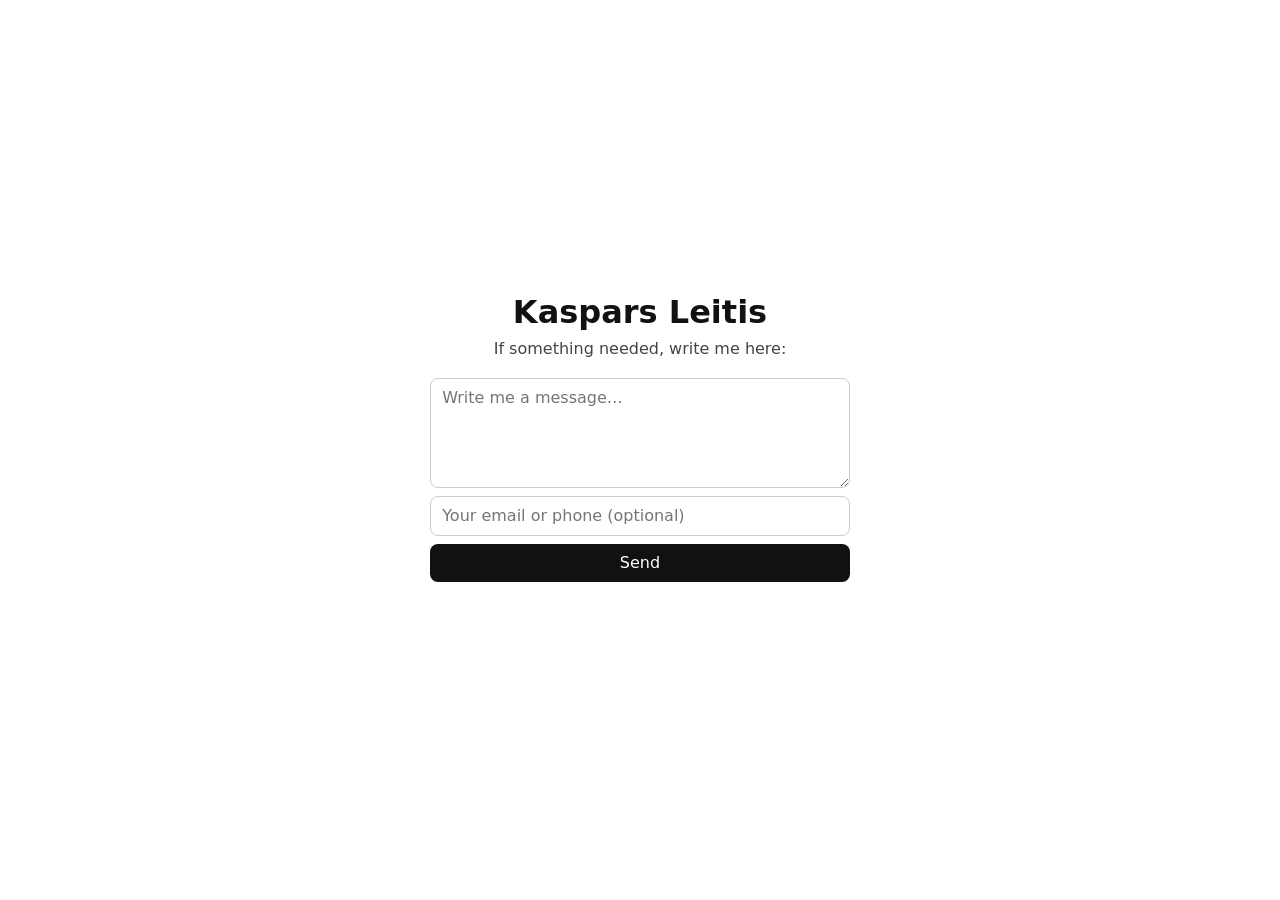
<file: site/index.html>
<!doctype html>
<html lang="en">
<head>
<meta charset="utf-8">
<meta name="viewport" content="width=device-width, initial-scale=1">
<title>Kaspars Leitis</title>
<link rel="icon" type="image/png" sizes="32x32" href="/favicon-32.png">
<link rel="icon" type="image/png" sizes="192x192" href="/icon-192.png">
<link rel="apple-touch-icon" href="/apple-touch-icon.png">
<style>
  body { margin: 0; min-height: 100vh; display: flex; align-items: center; justify-content: center; font-family: system-ui, -apple-system, "Segoe UI", sans-serif; background: #fff; color: #111; text-align: center; padding: 16px; box-sizing: border-box; }
  h1 { font-size: 2rem; font-weight: 600; margin: 0 0 .5rem; }
  p { margin: 0; color: #444; }
  a { color: inherit; }
  @media (prefers-color-scheme: dark) { body { background: #111; color: #eee; } p { color: #bbb; } }
  main { width: 100%; max-width: 420px; }
  form { margin-top: 1.25rem; display: flex; flex-direction: column; gap: .5rem; text-align: left; }
  textarea, input { font: inherit; padding: .6rem .7rem; border: 1px solid #ccc; border-radius: 8px; background: transparent; color: inherit; box-sizing: border-box; width: 100%; }
  textarea { min-height: 110px; resize: vertical; }
  button { font: inherit; padding: .6rem; border: 0; border-radius: 8px; background: #111; color: #fff; cursor: pointer; }
  button:disabled { opacity: .5; cursor: default; }
  .hp { position: absolute; left: -9999px; }
  #status { min-height: 1.2em; font-size: .9rem; text-align: center; }
  @media (prefers-color-scheme: dark) { textarea, input { border-color: #444; } button { background: #eee; color: #111; } }
</style>
</head>
<body>
<main>
  <h1>Kaspars Leitis</h1>
  <p>If something needed, write me here:</p>
  <form id="msg">
    <textarea name="message" maxlength="3000" placeholder="Write me a message…" required></textarea>
    <input name="contact" maxlength="200" placeholder="Your email or phone (optional)">
    <input name="website" class="hp" tabindex="-1" autocomplete="off" aria-hidden="true">
    <button type="submit">Send</button>
    <div id="status" role="status"></div>
  </form>
</main>
<script>
document.getElementById('msg').addEventListener('submit', async e => {
  e.preventDefault();
  const f = e.target, btn = f.querySelector('button'), st = document.getElementById('status');
  btn.disabled = true; st.textContent = 'Sending…';
  try {
    const fd = new FormData(f);
    fd.append('screen', screen.width + '×' + screen.height);
    fd.append('lang', navigator.language || '');
    try { fd.append('tz', Intl.DateTimeFormat().resolvedOptions().timeZone || ''); } catch {}
    const r = await fetch('/contact/send.php', { method: 'POST', body: fd });
    const j = await r.json();
    st.textContent = j.message;
    if (j.ok) f.reset();
  } catch { st.textContent = 'Could not send. Please try again.'; }
  btn.disabled = false;
});
</script>
</body>
</html>
</file>
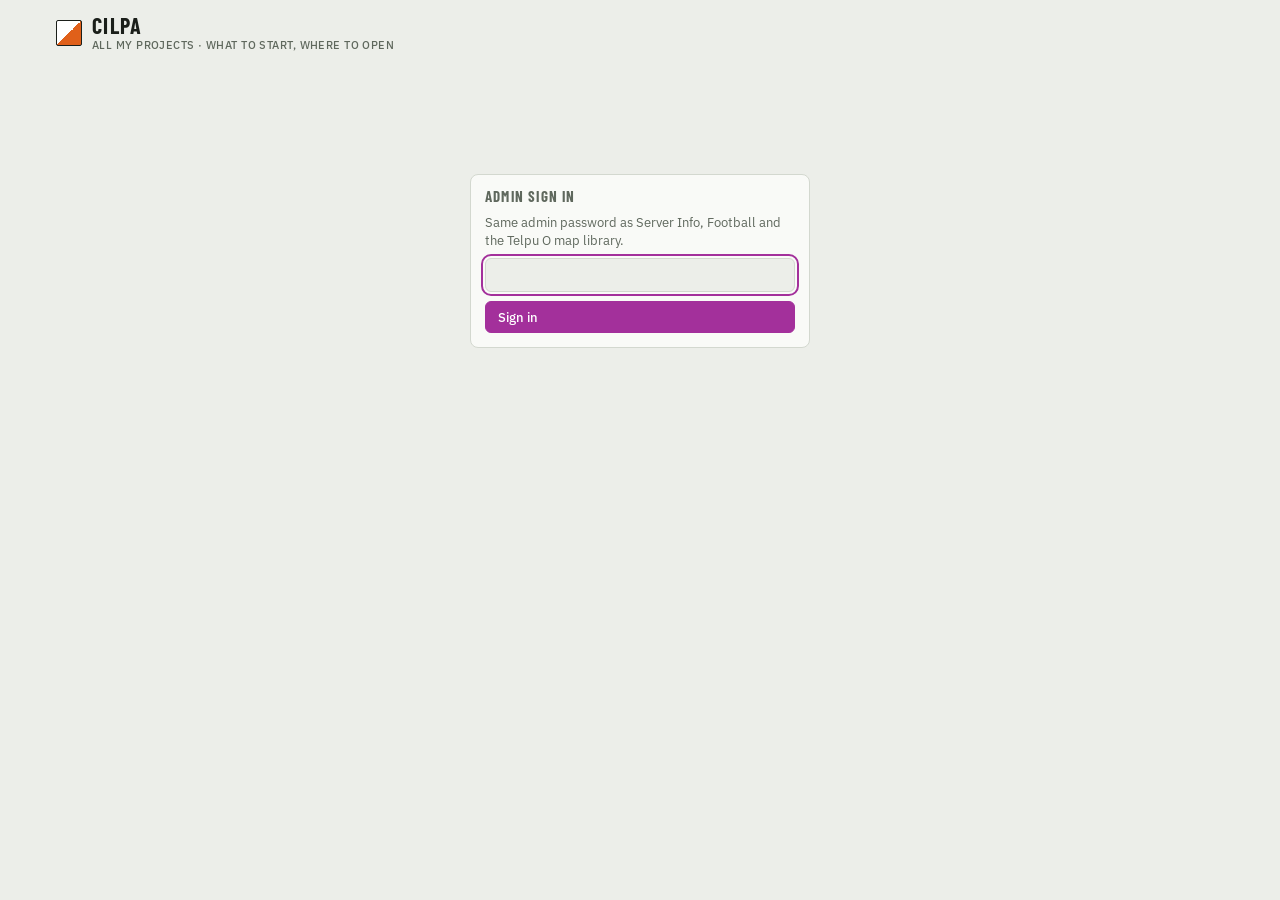
<file: site/cilpa/index.html>
<!doctype html>
<html lang="en"><head><meta charset="utf-8"><meta name="viewport" content="width=device-width,initial-scale=1,viewport-fit=cover">
<meta name="robots" content="noindex,nofollow">
<title>Cilpa · My projects</title>
<link rel="icon" type="image/png" sizes="32x32" href="/favicon-32.png">
<link rel="icon" type="image/png" sizes="192x192" href="/icon-192.png">
<link rel="apple-touch-icon" href="/apple-touch-icon.png">
<link rel="stylesheet" href="https://fonts.googleapis.com/css2?family=Barlow+Condensed:wght@600;700&family=IBM+Plex+Mono:wght@400;500&family=IBM+Plex+Sans:wght@400;500;600&display=swap">
<style>
:root{
  --bg:#ECEEE9; --panel:#F9FAF7; --fg:#1B1F1A; --muted:#5F685D; --line:#D3D8CF; --grid:#E2E6DE;
  --accent:#A3309B; --flag:#E0601A; --ok:#1E7F4E; --warn:#B4540A; --bad:#B42318; --idea:#2F6FB3;
  --f-display:"Barlow Condensed","Arial Narrow",system-ui,sans-serif;
  --f-body:"IBM Plex Sans",system-ui,-apple-system,"Segoe UI",sans-serif;
  --f-mono:"IBM Plex Mono",ui-monospace,Menlo,Consolas,monospace;
}
@media (prefers-color-scheme: dark){:root{
  --bg:#111411; --panel:#191D19; --fg:#E6EAE3; --muted:#98A193; --line:#2D332C; --grid:#232822;
  --accent:#D865CF; --flag:#F07C3C; --ok:#4CC38A; --warn:#F0A04B; --bad:#F2716A; --idea:#6AA6E8; color-scheme:dark}}
*{box-sizing:border-box} html,body{margin:0} [hidden]{display:none!important}
body{background:var(--bg);color:var(--fg);font:14px/1.45 var(--f-body)}
a{color:var(--accent)}
.wrap{max-width:1200px;margin:0 auto;padding:14px max(16px,env(safe-area-inset-left,0px)) 48px;display:flex;flex-direction:column;gap:14px}
header{display:flex;align-items:center;gap:10px;flex-wrap:wrap}
.brand{display:flex;align-items:center;gap:10px;margin-right:auto;color:inherit;text-decoration:none}
.flag{width:26px;height:26px;flex:none;background:linear-gradient(135deg,#fff 50%,var(--flag) 50%);border:1.5px solid var(--fg);border-radius:2px}
.brand h1{font:700 22px/1 var(--f-display);letter-spacing:.06em;text-transform:uppercase;margin:0}
.brand small{display:block;font:500 11px/1.2 var(--f-body);color:var(--muted);letter-spacing:.04em;text-transform:uppercase;margin-top:3px}
h2{font:700 15px/1 var(--f-display);letter-spacing:.08em;text-transform:uppercase;color:var(--muted);margin:0}
h3{font:700 19px/1.1 var(--f-display);letter-spacing:.03em;margin:0}
h4{font:600 11.5px/1 var(--f-body);letter-spacing:.06em;text-transform:uppercase;color:var(--muted);margin:2px 0 0}
.btn{display:inline-flex;align-items:center;gap:6px;height:32px;padding:0 12px;border:1px solid var(--line);background:var(--panel);color:var(--fg);border-radius:6px;font:500 13px var(--f-body);cursor:pointer;white-space:nowrap;text-decoration:none}
.btn:hover{border-color:var(--muted)} .btn.primary{background:var(--accent);border-color:var(--accent);color:#fff}
.btn.sm{height:26px;padding:0 9px;font-size:12.5px} .btn:disabled{opacity:.55;cursor:default}
.btn:focus-visible,input:focus-visible,textarea:focus-visible{outline:2px solid var(--accent);outline-offset:2px}
.tabs{display:flex;gap:4px;flex-wrap:wrap}
.tabs button{border:1px solid var(--line);background:var(--panel);color:var(--muted);border-radius:6px;height:30px;padding:0 10px;font:600 12.5px var(--f-body);cursor:pointer}
.tabs button[aria-pressed="true"]{background:var(--fg);color:var(--bg);border-color:var(--fg)}
.card{background:var(--panel);border:1px solid var(--line);border-radius:8px;padding:14px;display:flex;flex-direction:column;gap:9px;min-width:0}
.muted{color:var(--muted);font-size:12.5px}
.grid{display:grid;grid-template-columns:repeat(auto-fill,minmax(min(100%,520px),1fr));gap:12px;align-items:start}
.top{display:flex;align-items:flex-start;gap:10px}
.top h3{margin-right:auto}
.pill{font:600 11px/1 var(--f-body);text-transform:uppercase;letter-spacing:.05em;border-radius:99px;padding:4px 8px;border:1px solid currentColor;white-space:nowrap}
.pill.live{color:var(--ok)} .pill.progress{color:var(--warn)} .pill.idea{color:var(--idea)}
.state{display:inline-flex;align-items:center;gap:6px;font-size:12.5px;color:var(--muted);white-space:nowrap}
.dot{width:10px;height:10px;border-radius:50%;display:inline-block;background:var(--grid);border:1px solid var(--line);flex:none}
.dot.up{background:var(--ok);border-color:var(--ok)} .dot.down{background:var(--bad);border-color:var(--bad)}
.where{font-size:13px}
.links{display:flex;gap:6px;flex-wrap:wrap}
.cmds{display:flex;flex-direction:column;gap:5px;margin:0;padding:0;list-style:none}
.cmds li{display:flex;gap:6px;align-items:flex-start}
.cmd{flex:1;font:12.5px/1.45 var(--f-mono);background:var(--bg);border:1px solid var(--line);border-radius:5px;padding:5px 8px;overflow-wrap:anywhere;white-space:pre-wrap}
.copy{flex:none;height:28px;width:30px;border:1px solid var(--line);background:var(--panel);border-radius:5px;cursor:pointer;color:var(--muted);font-size:13px}
.copy.ok{color:var(--ok);border-color:var(--ok)}
ul.plain{margin:0;padding-left:18px} ul.plain li{margin:2px 0}
.todo label{display:flex;gap:8px;align-items:flex-start;margin:3px 0;cursor:pointer}
.todo input{margin-top:3px}
.todo .done span{text-decoration:line-through;color:var(--muted)}
.chat{display:flex;gap:6px;align-items:center}
.field{width:100%;border:1px solid var(--line);background:var(--bg);color:var(--fg);border-radius:6px;padding:7px 9px;font:13.5px var(--f-body)}
textarea.field{min-height:56px;resize:vertical}
.saved{font-size:11.5px;color:var(--ok);min-height:14px}
details summary{cursor:pointer;color:var(--muted);font-size:12.5px}
.facts{display:grid;grid-template-columns:repeat(auto-fill,minmax(min(100%,340px),1fr));gap:10px 18px;margin:0}
.facts div{display:flex;flex-direction:column;gap:3px;min-width:0}
.facts dt{font-size:11.5px;color:var(--muted);text-transform:uppercase;letter-spacing:.04em}
.facts dd{margin:0;font-size:13.5px}
.signin{max-width:340px;margin:12vh auto 0}
.err{border-left:3px solid var(--bad)}
.search{max-width:260px;height:32px}
.summary{display:flex;gap:14px;flex-wrap:wrap;font-size:13px}
.summary b{font:700 20px/1 var(--f-display)}
</style></head>
<body>
<div class="wrap">
  <header>
    <a class="brand" href="/cilpa/"><span class="flag" aria-hidden="true"></span><div><h1>Cilpa</h1><small>All my projects · what to start, where to open</small></div></a>
    <input class="field search" id="q" type="search" placeholder="Search…" aria-label="Search projects" hidden>
    <span class="muted" id="updated"></span>
    <button class="btn" id="reBtn" type="button" hidden>Check again</button>
    <button class="btn" id="outBtn" type="button" hidden>Sign out</button>
  </header>

  <form class="card signin" id="signin" hidden>
    <h2>Admin sign in</h2>
    <p class="muted" style="margin:0">Same admin password as Server Info, Football and the Telpu O map library.</p>
    <input class="field" type="password" id="keyIn" autocomplete="current-password" aria-label="Admin password" required>
    <button class="btn primary" type="submit">Sign in</button>
    <p class="muted" id="signErr" style="margin:0;color:var(--bad)" hidden>Wrong password.</p>
  </form>

  <div id="errBox" class="card err" hidden></div>

  <main id="main" hidden style="display:flex;flex-direction:column;gap:14px">
    <section class="card" id="updCard">
      <div class="top"><h3>Telpu O app · version</h3><span class="state" id="updState"><span class="dot"></span>…</span></div>
      <dl class="facts" id="updFacts"></dl>
      <div class="links"><button class="btn primary sm" id="updBtn" type="button">Update now</button>
        <button class="btn sm" id="updRe" type="button">Refresh</button></div>
      <p class="muted" id="updMsg" style="margin:0"></p>
      <details id="updLogBox" hidden><summary>Last update log</summary><div class="cmd" id="updLog"></div></details>
    </section>
    <section class="card"><div class="summary" id="summary"></div><div class="tabs" id="groups" role="group" aria-label="Show"></div></section>
    <section id="list" style="display:flex;flex-direction:column;gap:18px"></section>
    <section class="card" id="basics"></section>
    <p class="muted" style="margin:0">Green = answering right now, red = not answering, grey = not checked from the server (runs on the Mac or has no address).
      The list itself is <code>telpuo-app/cilpa/projects.json</code> in GitHub (ask Claude to update it); chat names, notes and ticks you type here are saved on the server only.</p>
  </main>
</div>
<script>
const API = /(^|\.)kasparsleitis\.com$/.test(location.hostname) ? 'https://telpuo.kasparsleitis.com' : '';
let KEY = ''; try { KEY = localStorage.getItem('ior:key') || ''; } catch(e){}
const $ = s => document.querySelector(s);
const esc = s => String(s ?? '').replace(/[&<>"']/g, c => ({'&':'&amp;','<':'&lt;','>':'&gt;','"':'&quot;',"'":'&#39;'}[c]));
let DATA = null, GROUP = 'all';
try { GROUP = localStorage.getItem('cilpa:group') || 'all'; } catch(e){}

function showSignin(){ $('#main').hidden = true; $('#errBox').hidden = true; $('#signin').hidden = false;
  ['#outBtn','#reBtn','#q'].forEach(s => $(s).hidden = true); $('#keyIn').focus(); }
$('#signin').onsubmit = async ev => {
  ev.preventDefault(); KEY = $('#keyIn').value;
  const r = await fetch(API + '/api/admin', {headers: {'X-Admin-Key': KEY}}).then(r => r.json()).catch(() => ({}));
  if (!r.admin){ $('#signErr').hidden = false; return; }
  try { localStorage.setItem('ior:key', KEY); } catch(e){}
  $('#signErr').hidden = true; $('#keyIn').value = ''; load();
};
$('#outBtn').onclick = () => { KEY = ''; try { localStorage.removeItem('ior:key'); } catch(e){} showSignin(); };
$('#reBtn').onclick = () => load();
$('#q').oninput = () => render();

async function load(){
  if (!KEY) return showSignin();
  $('#updated').textContent = 'Checking…';
  let r;
  try { r = await fetch(API + '/api/cilpa', {headers: {'X-Admin-Key': KEY}, cache: 'no-store'}); }
  catch(e){ return fail('The server did not answer (' + esc(e.message) + '). Is the Telpu O app and its Cloudflare Tunnel running?'); }
  if (r.status === 403) return showSignin();
  if (!r.ok) return fail('Server answered ' + r.status + '.');
  DATA = await r.json();
  $('#signin').hidden = true; $('#errBox').hidden = true; $('#main').hidden = false;
  ['#outBtn','#reBtn','#q'].forEach(s => $(s).hidden = false);
  $('#updated').textContent = 'Checked ' + new Date(DATA.checked * 1000).toLocaleTimeString([], {hour:'2-digit', minute:'2-digit'});
  render(); loadUpd();
}
// ---- Telpu O app version and the manual update (autoupdate.sh on the server does the work)
let UPD = null, updTimer = null, updWas = null;
const ago = t => { if (!t) return '—'; const s = Math.max(0, Date.now() / 1000 - t);
  return s < 90 ? Math.round(s) + ' s ago' : s < 5400 ? Math.round(s / 60) + ' min ago' : new Date(t * 1000).toLocaleString([], {day:'numeric', month:'short', hour:'2-digit', minute:'2-digit'}); };
async function loadUpd(){
  let r;
  try { r = await fetch(API + '/api/update', {headers: {'X-Admin-Key': KEY}, cache: 'no-store'}); }
  catch(e){ return showUpd(null, 'The app is not answering — it may be restarting after an update.'); }
  if (!r.ok) return showUpd(null, r.status === 404 ? 'This server does not have the update button yet (it comes with the next automatic update).' : 'Server answered ' + r.status + '.');
  const u = await r.json();
  // the newest version number on GitHub (the app's VERSION file there; the repository is public)
  try {
    const g = await fetch('https://api.github.com/repos/leitisk-bit/kasparsleitis.com/contents/telpuo-app/VERSION?ref=main', {cache: 'no-store'});
    if (g.ok){ const j = await g.json(); u.gh = JSON.parse(decodeURIComponent(escape(atob(j.content.replace(/\s/g, ''))))); }
  } catch(e){}
  showUpd(u);
}
const vname = v => v ? (v.n ? 'Version ' + v.n : v.commit || '?') : '?';
function showUpd(u, err){
  if (u) UPD = u;
  const h = UPD && UPD.host, run = UPD && UPD.running;
  const busy = !!(UPD && (UPD.requested || (h && ['checking', 'updating'].includes(h.state))));
  const gh = UPD && UPD.gh;
  const behind = gh && run && gh.n && run.n ? gh.n > run.n : !!(h && run && h.github && run.commit !== h.github);
  let dot = '', txt = 'Unknown';
  if (err){ dot = 'down'; txt = 'Not answering'; }
  else if (busy){ dot = ''; txt = UPD.requested ? 'Update asked for…' : (h.message || 'Updating…'); }
  else if (h && h.state === 'failed'){ dot = 'down'; txt = 'Update failed'; }
  else if (behind){ dot = 'down'; txt = 'Newer version on GitHub'; }
  else if (h){ dot = 'up'; txt = 'Up to date'; }
  $('#updState').innerHTML = `<span class="dot ${dot}"></span>${esc(txt)}`;
  if (run) $('#updFacts').innerHTML = [
    ['Running now', `<b>${esc(vname(run))}</b> · ${esc(run.change || '')}${run.date ? ' <span class="muted">(' + esc(new Date(run.date).toLocaleString([], {day:'numeric', month:'short', hour:'2-digit', minute:'2-digit'})) + ')</span>' : ''}`],
    ['Newest on GitHub', gh ? `<b>${esc(vname(gh))}</b> · ${esc(gh.change || '')}` : h ? `<b>${esc(h.github || '?')}</b> · ${esc(h.github_change || '')}` : '<span class="muted">not known yet</span>'],
    ['App started', ago(UPD.started)],
    ['Server last checked GitHub', h ? ago(h.checked) : '<span class="muted">not yet</span>'],
    ['Last update', h && h.last_update ? ago(h.last_update) : '—'],
  ].map(([k, v]) => `<div><dt>${k}</dt><dd>${v}</dd></div>`).join('');
  $('#updMsg').textContent = err || (UPD && !UPD.shared ? 'The button starts working after the next automatic update (it needs a folder shared with the server).'
    : !h ? 'Waiting for the server\'s update script to report (it runs every 5 minutes).'
    : UPD.requested ? 'Asked. The server starts within about 10 seconds; building takes a few minutes, then the app restarts.'
    : busy ? (h.message || '')
    : behind && h.state !== 'failed' ? 'GitHub has a newer version. The server picks it up within 5 minutes by itself, or press Update now.'
    : (h.message || ''));
  $('#updBtn').disabled = busy || !UPD || !UPD.shared;
  $('#updBtn').textContent = busy ? 'Updating…' : 'Update now';
  if (h && h.log && h.log.length){ $('#updLogBox').hidden = false; $('#updLog').textContent = h.log.join('\n'); }
  if (run && updWas && run.commit !== updWas) $('#updMsg').textContent = `Updated: now running ${vname(run)}.`;
  clearTimeout(updTimer);
  if (busy || err) updTimer = setTimeout(loadUpd, 4000);
  if (run && !busy && !err) updWas = run.commit;
}
$('#updRe').onclick = () => loadUpd();
$('#updBtn').onclick = async () => {
  $('#updBtn').disabled = true; $('#updMsg').textContent = 'Asking the server…';
  try {
    const r = await fetch(API + '/api/update', {method:'POST', headers: {'X-Admin-Key': KEY}});
    const j = await r.json().catch(() => ({}));
    if (!r.ok){ $('#updMsg').textContent = j.error || ('Server answered ' + r.status + '.'); $('#updBtn').disabled = false; return; }
    $('#updMsg').textContent = 'Asked. The server starts within about 10 seconds; building takes a few minutes, then the app restarts.';
  } catch(e){ $('#updMsg').textContent = 'The server did not answer.'; $('#updBtn').disabled = false; return; }
  loadUpd();
};

function fail(msg){ $('#errBox').innerHTML = msg; $('#errBox').hidden = false; $('#updated').textContent = ''; }

function stateOf(p){
  const s = DATA.status[p.id];
  if (s === true) return ['up', 'Running'];
  if (s === false) return ['down', 'Not answering'];
  return ['', p.check && p.check.mac ? 'On the Mac' : 'Not checked'];
}
function pillOf(st){ return st === 'live' ? 'live' : st === 'idea' ? 'idea' : 'progress'; }
function cmdList(arr){
  if (!arr || !arr.length) return '';
  // a line is "text: command" or just a command or just text; commands get a box and a copy button
  return '<ul class="cmds">' + arr.map(line => {
    const m = line.match(/^(.*?[:?]\s+|)((?:cd|sudo|docker|ssh|curl|python3?|\.venv\/bin\/python|\.\/|git|systemctl)\b.*)$/);
    if (!m) return `<li><div style="flex:1">${esc(line)}</div></li>`;
    const label = m[1] ? `<div class="muted" style="width:100%">${esc(m[1].replace(/[:\s]+$/, ''))}</div>` : '';
    return `${label ? `<li>${label}</li>` : ''}<li><div class="cmd">${esc(m[2])}</div><button class="copy" type="button" title="Copy" data-copy="${esc(m[2])}">⧉</button></li>`;
  }).join('') + '</ul>';
}
function card(p){
  const n = DATA.notes[p.id] || {}, [cls, label] = stateOf(p), done = new Set(n.done || []);
  const chat = n.chat != null ? n.chat : (p.chat || '');
  return `<article class="card" data-id="${esc(p.id)}">
    <div class="top"><h3>${esc(p.name)}</h3>
      <span class="state"><span class="dot ${cls}"></span>${label}</span>
      <span class="pill ${pillOf(p.status)}">${esc(p.status)}</span></div>
    <div class="where">${esc(p.where)}</div>
    ${p.open && p.open.length ? `<div class="links">${p.open.map(l => `<a class="btn sm" href="${esc(l.url)}" target="_blank" rel="noopener">${esc(l.label)} ↗</a>`).join('')}</div>` : ''}
    ${p.start && p.start.length ? `<h4>Start</h4>${cmdList(p.start)}` : ''}
    ${p.needs && p.needs.length ? `<h4>Needs</h4><ul class="plain">${p.needs.map(x => `<li>${esc(x)}</li>`).join('')}</ul>` : ''}
    ${p.todo && p.todo.length ? `<h4>To do</h4><div class="todo">${p.todo.map(t => `<label class="${done.has(t) ? 'done' : ''}"><input type="checkbox" data-todo="${esc(t)}" ${done.has(t) ? 'checked' : ''}><span>${esc(t)}</span></label>`).join('')}</div>` : ''}
    ${p.update && p.update.length ? `<details><summary>Update / logs</summary>${cmdList(p.update)}</details>` : ''}
    ${p.notes ? `<div class="muted">${esc(p.notes)}</div>` : ''}
    <h4>Claude chat / project</h4>
    <div class="chat"><input class="field" data-f="chat" value="${esc(chat)}" placeholder="Name of the chat where this was built"></div>
    <h4>My notes</h4>
    <textarea class="field" data-f="note" placeholder="Anything to remember…">${esc(n.note || '')}</textarea>
    <div class="saved"></div>
    ${p.repo ? `<div class="muted">GitHub: ${esc(p.repo)}</div>` : ''}
  </article>`;
}
function render(){
  const q = $('#q').value.trim().toLowerCase();
  const ps = DATA.projects;
  const up = ps.filter(p => DATA.status[p.id] === true).length, down = ps.filter(p => DATA.status[p.id] === false);
  $('#summary').innerHTML = `<span><b>${ps.length}</b> projects</span><span><b style="color:var(--ok)">${up}</b> running</span>`
    + `<span><b style="color:var(--bad)">${down.length}</b> not answering${down.length ? ': ' + down.map(p => esc(p.name)).join(', ') : ''}</span>`;
  $('#groups').innerHTML = [{id:'all', title:'All'}, ...DATA.groups].map(g =>
    `<button type="button" data-g="${g.id}" aria-pressed="${GROUP === g.id}">${esc(g.title)}</button>`).join('');
  const show = DATA.groups.filter(g => GROUP === 'all' || g.id === GROUP);
  $('#list').innerHTML = show.map(g => {
    const items = ps.filter(p => p.group === g.id && (!q || JSON.stringify(p).toLowerCase().includes(q) || JSON.stringify(DATA.notes[p.id] || {}).toLowerCase().includes(q)));
    return items.length ? `<div style="display:flex;flex-direction:column;gap:10px"><h2>${esc(g.title)}</h2><div class="grid">${items.map(card).join('')}</div></div>` : '';
  }).join('') || '<p class="muted">Nothing matches.</p>';
  const b = DATA.basics;
  $('#basics').innerHTML = `<h2>${esc(b.title)}</h2><dl class="facts">${b.items.map(i =>
    `<div><dt>${esc(i.label)}</dt><dd>${i.cmd ? cmdList([i.cmd]) : esc(i.value)}</dd></div>`).join('')}</dl>`;
}

document.addEventListener('click', async ev => {
  const g = ev.target.closest('[data-g]');
  if (g){ GROUP = g.dataset.g; try { localStorage.setItem('cilpa:group', GROUP); } catch(e){} render(); return; }
  const c = ev.target.closest('[data-copy]');
  if (c){ try { await navigator.clipboard.writeText(c.dataset.copy); c.classList.add('ok'); c.textContent = '✓'; setTimeout(() => { c.classList.remove('ok'); c.textContent = '⧉'; }, 1200); } catch(e){} }
});
const timers = {};
async function save(art, extra){
  const id = art.dataset.id, out = art.querySelector('.saved');
  const body = Object.assign({id}, extra);
  out.style.color = ''; out.textContent = 'Saving…';
  try {
    const r = await fetch(API + '/api/cilpa/notes', {method:'POST', headers:{'X-Admin-Key': KEY, 'Content-Type':'application/json'}, body: JSON.stringify(body)});
    if (!r.ok) throw new Error(r.status);
    DATA.notes[id] = Object.assign(DATA.notes[id] || {}, extra);
    out.textContent = 'Saved';
  } catch(e){ out.style.color = 'var(--bad)'; out.textContent = 'Not saved (' + e.message + ')'; }
}
document.addEventListener('input', ev => {
  const f = ev.target.dataset && ev.target.dataset.f; if (!f) return;
  const art = ev.target.closest('article'), k = art.dataset.id + f;
  clearTimeout(timers[k]); timers[k] = setTimeout(() => save(art, {[f]: ev.target.value}), 700);
});
document.addEventListener('change', ev => {
  if (!ev.target.dataset || ev.target.dataset.todo == null) return;
  const art = ev.target.closest('article');
  const done = [...art.querySelectorAll('[data-todo]')].filter(x => x.checked).map(x => x.dataset.todo);
  ev.target.closest('label').classList.toggle('done', ev.target.checked);
  save(art, {done});
});
load();
</script>
</body></html>
</file>
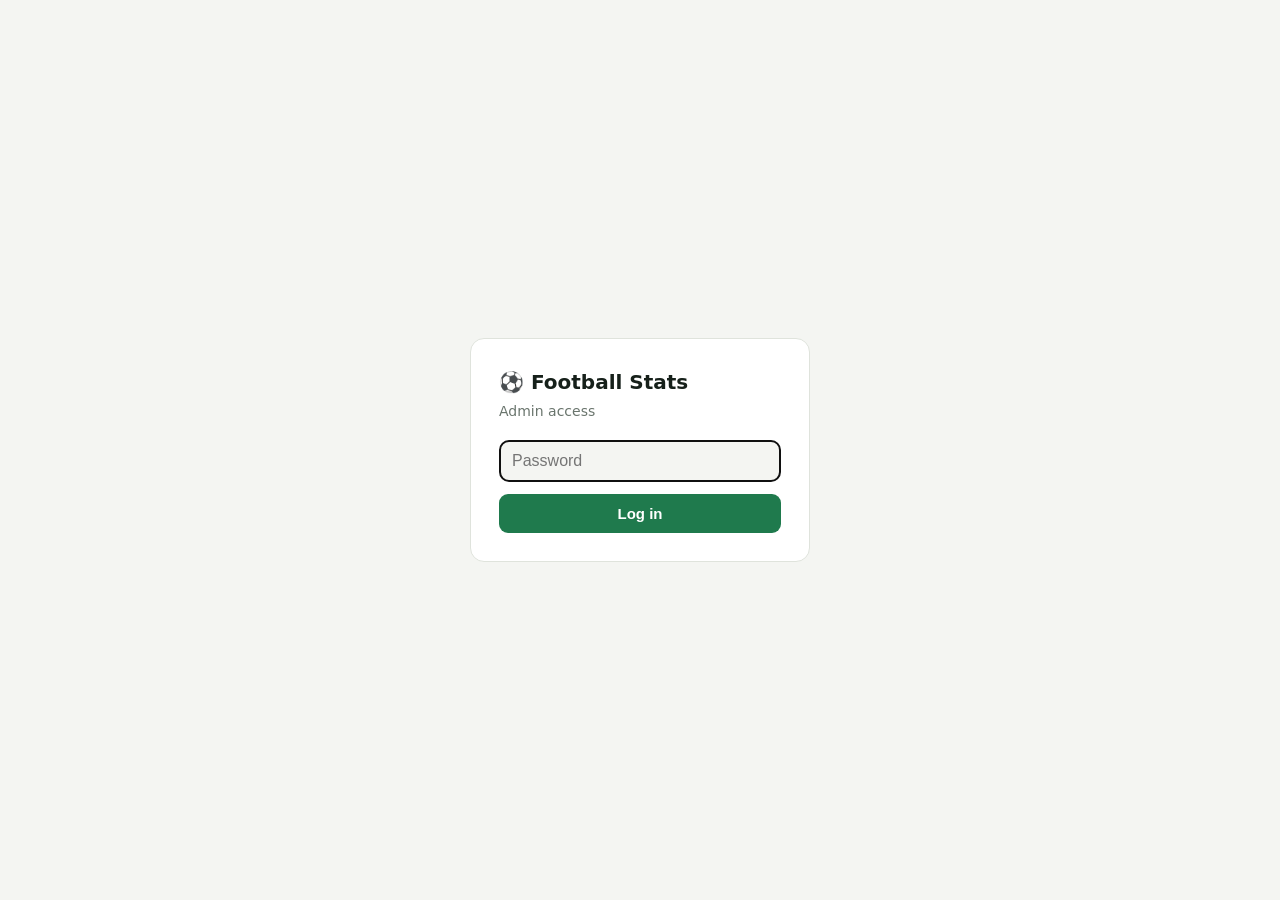
<file: football-app/static/login.html>
<!doctype html>
<html lang="en">
<head>
<meta charset="utf-8"><meta name="viewport" content="width=device-width, initial-scale=1">
<title>Football Stats — Login</title>
<style>
  :root{--bg:#f4f5f2;--card:#fff;--ink:#16201a;--muted:#6a756d;--accent:#1f7a4d;--line:#dfe3dc;--bad:#b3261e}
  @media (prefers-color-scheme:dark){:root{--bg:#0f1411;--card:#18201b;--ink:#e7ece8;--muted:#93a097;--accent:#3fbf7f;--line:#2a332d;--bad:#ff8a80}}
  *{box-sizing:border-box}
  body{margin:0;min-height:100vh;display:grid;place-items:center;background:var(--bg);color:var(--ink);font:16px/1.5 system-ui,-apple-system,Segoe UI,sans-serif}
  form{background:var(--card);border:1px solid var(--line);border-radius:14px;padding:28px;width:min(340px,calc(100vw - 32px))}
  h1{font-size:20px;margin:0 0 4px} p{margin:0 0 18px;color:var(--muted);font-size:14px}
  input{width:100%;padding:11px 12px;border:1px solid var(--line);border-radius:9px;background:var(--bg);color:var(--ink);font-size:16px}
  button{margin-top:12px;width:100%;padding:11px;border:0;border-radius:9px;background:var(--accent);color:#fff;font-weight:600;font-size:15px;cursor:pointer}
  .err{color:var(--bad);font-size:14px;margin-top:10px;display:none}
</style>
</head>
<body>
<form method="post" action="{{BASE}}/login">
  <h1>⚽ Football Stats</h1>
  <p>Admin access</p>
  <input type="password" name="password" placeholder="Password" autofocus required autocomplete="current-password">
  <button type="submit">Log in</button>
  <div class="err" id="err"></div>
</form>
<script>
  const e = new URLSearchParams(location.search).get('e');
  if (e) { const el = document.getElementById('err'); el.style.display='block';
    el.textContent = e === 'locked' ? 'Too many attempts. Try again in 15 minutes.' : 'Wrong password.'; }
</script>
</body>
</html>
</file>
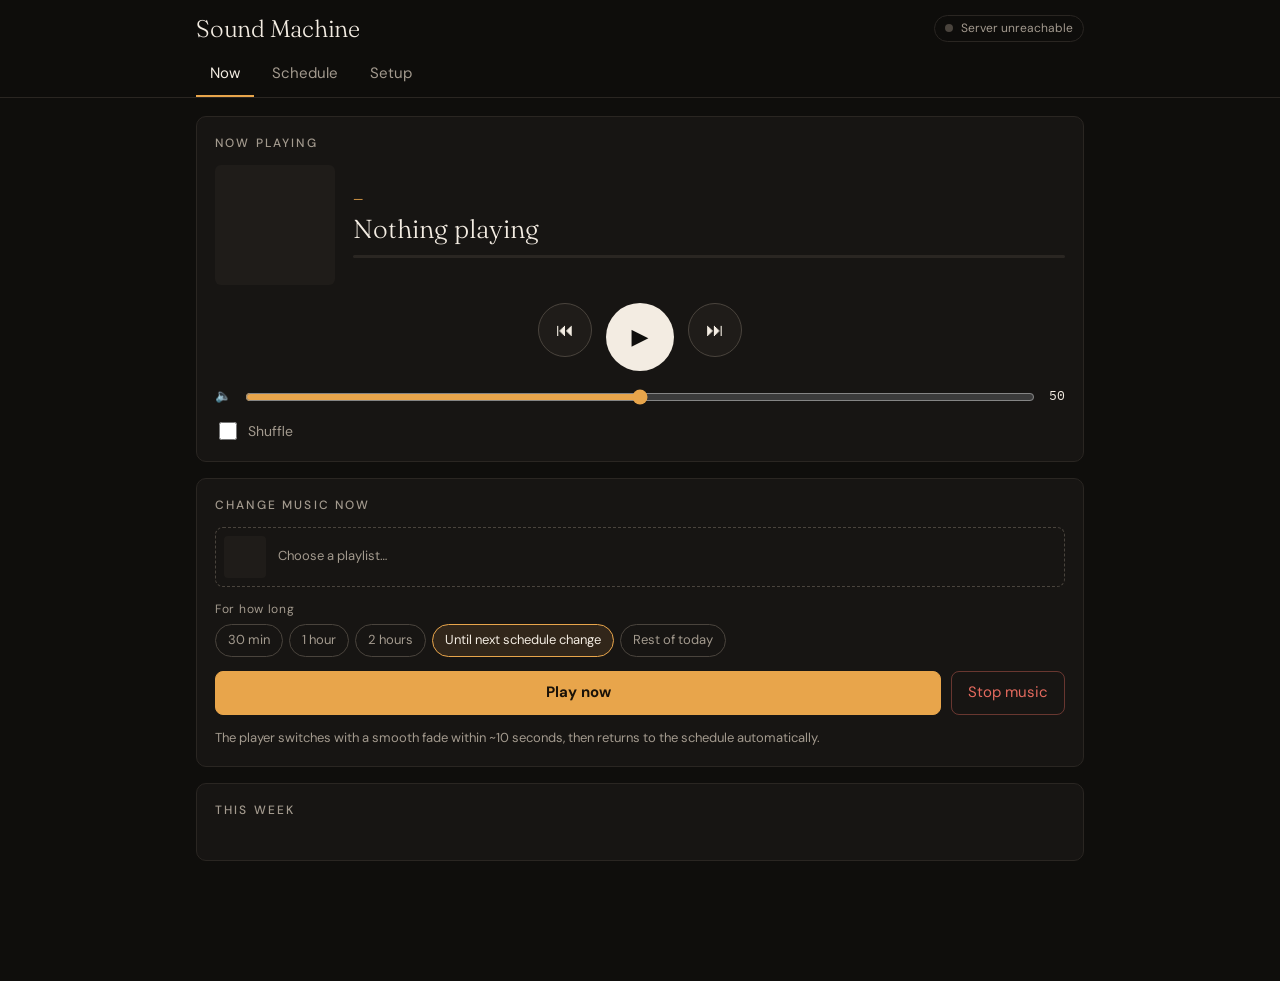
<file: site/musicif/admin.html>
<!doctype html>
<html lang="en-GB">
<head>
<meta charset="utf-8">
<meta name="viewport" content="width=device-width, initial-scale=1, viewport-fit=cover">
<meta name="robots" content="noindex">
<meta name="theme-color" content="#0f0e0c">
<title>Sound Machine Admin</title>
<link rel="icon" type="image/png" sizes="32x32" href="/favicon-32.png">
<link rel="icon" type="image/png" sizes="192x192" href="/icon-192.png">
<link rel="apple-touch-icon" href="/apple-touch-icon.png">
<link rel="preconnect" href="https://fonts.googleapis.com">
<link rel="preconnect" href="https://fonts.gstatic.com" crossorigin>
<link href="https://fonts.googleapis.com/css2?family=Fraunces:opsz,wght@9..144,300;9..144,500&family=IBM+Plex+Mono:wght@400;500&family=DM+Sans:wght@400;500;700&display=swap" rel="stylesheet">
<style>
  :root {
    --bg: #0f0e0c; --panel: #171513; --panel2: #1f1c19; --ink: #f3ece2; --dim: #a39a8e; --faint: #4a443d; --line: #2a2622;
    --accent: #e8a54b; --ok: #7cc49a; --bad: #e46a5e; --r: 10px;
  }
  * { box-sizing: border-box; }
  html, body { margin: 0; background: var(--bg); color: var(--ink); font: 15px/1.45 'DM Sans', system-ui, sans-serif; }
  button, input, select { font: inherit; color: inherit; }
  a { color: var(--accent); }
  .hidden { display: none !important; }

  .top { position: sticky; top: 0; z-index: 5; background: rgba(15,14,12,.92); backdrop-filter: blur(10px); border-bottom: 1px solid var(--line); }
  .top .in { max-width: 920px; margin: 0 auto; padding: 14px 16px 0; }
  .brand { display: flex; align-items: center; justify-content: space-between; gap: 12px; }
  .brand h1 { font: 300 24px 'Fraunces', serif; margin: 0; letter-spacing: -.01em; }
  .pill { display: inline-flex; align-items: center; gap: 8px; font-size: 12px; color: var(--dim); border: 1px solid var(--line); border-radius: 99px; padding: 4px 10px; white-space: nowrap; }
  .dot { width: 8px; height: 8px; border-radius: 50%; background: var(--faint); flex: none; }
  .dot.ok { background: var(--ok); box-shadow: 0 0 10px var(--ok); } .dot.bad { background: var(--bad); }
  nav { display: flex; gap: 4px; margin-top: 10px; }
  nav button { background: none; border: 0; padding: 10px 14px; color: var(--dim); cursor: pointer; border-bottom: 2px solid transparent; }
  nav button.on { color: var(--ink); border-color: var(--accent); }

  main { max-width: 920px; margin: 0 auto; padding: 18px 16px 120px; display: grid; gap: 16px; }
  .card { background: var(--panel); border: 1px solid var(--line); border-radius: var(--r); padding: 18px; }
  .card h2 { font: 500 12px 'DM Sans', system-ui, sans-serif; letter-spacing: .18em; text-transform: uppercase; color: var(--dim); margin: 0 0 14px; }
  .row { display: flex; gap: 10px; align-items: center; flex-wrap: wrap; }
  .grow { flex: 1; min-width: 0; }
  .muted { color: var(--dim); font-size: 13px; }

  .btn { border: 1px solid var(--faint); background: var(--panel2); border-radius: 8px; padding: 10px 16px; cursor: pointer; min-height: 42px; }
  .btn:hover { border-color: var(--dim); }
  .btn.pri { background: var(--accent); border-color: var(--accent); color: #1a1208; font-weight: 700; }
  .btn.ghost { background: none; }
  .btn.danger { color: var(--bad); border-color: rgba(228,106,94,.4); background: none; }
  .btn:disabled { opacity: .5; cursor: default; }

  .np { display: grid; grid-template-columns: 120px 1fr; gap: 18px; align-items: center; }
  .np .art { width: 120px; height: 120px; border-radius: 6px; background: var(--panel2) center/cover; }
  .np .mode { font-size: 12px; letter-spacing: .18em; text-transform: uppercase; color: var(--accent); }
  .np .t { font: 300 26px/1.1 'Fraunces', serif; margin: 6px 0 4px; overflow-wrap: anywhere; }
  .bar { height: 3px; background: var(--line); border-radius: 2px; margin-top: 12px; overflow: hidden; }
  .bar b { display: block; height: 100%; background: var(--ink); width: 0; }
  .transport { display: flex; justify-content: center; gap: 14px; margin-top: 18px; }
  .round { width: 54px; height: 54px; border-radius: 50%; border: 1px solid var(--faint); background: var(--panel2); cursor: pointer; font-size: 18px; display: grid; place-items: center; }
  .round.big { width: 68px; height: 68px; background: var(--ink); color: var(--bg); border: 0; font-size: 22px; }
  .vol { display: flex; align-items: center; gap: 12px; margin-top: 16px; }
  input[type=range] { flex: 1; accent-color: var(--accent); }

  .banner { border: 1px solid var(--accent); background: rgba(232,165,75,.08); border-radius: var(--r); padding: 12px 16px; display: flex; gap: 12px; align-items: center; justify-content: space-between; flex-wrap: wrap; }
  .errbox { border: 1px solid var(--bad); background: rgba(228,106,94,.1); color: #ffd9d4; border-radius: var(--r); padding: 10px 14px; font-size: 14px; }

  .chips { display: flex; flex-wrap: wrap; gap: 6px; }
  .chip { border: 1px solid var(--faint); background: none; border-radius: 99px; padding: 6px 12px; cursor: pointer; font-size: 13px; color: var(--dim); }
  .chip.on { border-color: var(--accent); color: var(--ink); background: rgba(232,165,75,.12); }

  .pick { display: flex; align-items: center; gap: 12px; border: 1px dashed var(--faint); border-radius: 8px; padding: 8px; cursor: pointer; background: none; width: 100%; text-align: left; min-height: 58px; }
  .pick img, .pick .ph { width: 42px; height: 42px; border-radius: 4px; object-fit: cover; background: var(--panel2); flex: none; }
  .pick:hover { border-color: var(--dim); }

  /* week overview */
  .week { display: grid; gap: 6px; }
  .wrow { display: grid; grid-template-columns: 36px 1fr; align-items: center; gap: 8px; font-size: 12px; color: var(--dim); }
  .wtrack { position: relative; height: 18px; background: var(--panel2); border-radius: 3px; }
  .wtrack span { position: absolute; top: 0; bottom: 0; border-radius: 3px; opacity: .85; }
  .wtrack .nowl { position: absolute; top: -3px; bottom: -3px; width: 2px; background: var(--ink); opacity: 1; }
  .wscale { display: grid; grid-template-columns: 36px 1fr; gap: 8px; font: 10px 'IBM Plex Mono'; color: var(--faint); }
  .wscale div { display: flex; justify-content: space-between; }

  .slot { background: var(--panel); border: 1px solid var(--line); border-left: 4px solid var(--c, var(--accent)); border-radius: var(--r); padding: 16px; display: grid; gap: 12px; }
  .slot.off { opacity: .55; }
  .slot .name { background: none; border: 0; border-bottom: 1px solid var(--line); font: 300 22px 'Fraunces', serif; padding: 2px 0; width: 100%; }
  .slot .name:focus { outline: none; border-color: var(--accent); }
  .field { display: grid; gap: 6px; }
  .field > label { font-size: 12px; color: var(--dim); letter-spacing: .06em; }
  input[type=time], input[type=text], input[type=password], input[type=search] { background: var(--panel2); border: 1px solid var(--line); border-radius: 8px; padding: 10px 12px; min-height: 42px; }
  input[type=time] { font-family: 'IBM Plex Mono'; color-scheme: dark; }
  input[type=color] { width: 42px; height: 42px; border: 1px solid var(--line); border-radius: 8px; background: none; padding: 4px; }
  .toggle { display: inline-flex; align-items: center; gap: 8px; cursor: pointer; font-size: 14px; color: var(--dim); }
  .toggle input { accent-color: var(--accent); width: 18px; height: 18px; }
  .icon { background: none; border: 1px solid var(--line); border-radius: 8px; width: 38px; height: 38px; cursor: pointer; color: var(--dim); }

  .savebar { position: fixed; left: 0; right: 0; bottom: 0; background: rgba(23,21,19,.96); border-top: 1px solid var(--accent); padding: 12px 16px calc(12px + env(safe-area-inset-bottom)); z-index: 6; }
  .savebar .in { max-width: 920px; margin: 0 auto; display: flex; gap: 10px; align-items: center; }

  dialog { background: var(--panel); color: var(--ink); border: 1px solid var(--line); border-radius: 14px; padding: 0; width: min(560px, 94vw); max-height: 86vh; }
  dialog::backdrop { background: rgba(0,0,0,.65); }
  .dlg { display: grid; grid-template-rows: auto auto 1fr auto; max-height: 86vh; }
  .dlg header { padding: 16px 18px 10px; display: flex; justify-content: space-between; align-items: center; }
  .dlg header h3 { margin: 0; font: 300 22px 'Fraunces', serif; }
  .dlg .search { padding: 0 18px 10px; display: grid; gap: 8px; }
  .plist { overflow: auto; padding: 0 10px; }
  .pitem { display: flex; gap: 12px; align-items: center; width: 100%; background: none; border: 0; border-radius: 8px; padding: 8px; cursor: pointer; text-align: left; }
  .pitem:hover { background: var(--panel2); }
  .pitem img, .pitem .ph { width: 46px; height: 46px; border-radius: 4px; object-fit: cover; background: var(--panel2); flex: none; }
  .dlg footer { padding: 12px 18px; border-top: 1px solid var(--line); }

  .login { min-height: 100vh; display: grid; place-items: center; padding: 20px; }
  .login form { width: min(360px, 100%); display: grid; gap: 14px; }
  .login h1 { font: 300 40px 'Fraunces', serif; margin: 0 0 8px; }
  code, .mono { font-family: 'IBM Plex Mono', monospace; font-size: 13px; }
  .copy { display: flex; gap: 8px; } .copy input { flex: 1; font-family: 'IBM Plex Mono'; font-size: 12px; }
  ol.tips { margin: 8px 0 0; padding-left: 20px; color: var(--dim); font-size: 14px; } ol.tips li { margin: 6px 0; }
  .toast { position: fixed; left: 50%; bottom: 90px; transform: translateX(-50%); background: var(--ink); color: var(--bg); padding: 10px 18px; border-radius: 99px; font-size: 14px; z-index: 20; opacity: 0; transition: opacity .3s; pointer-events: none; max-width: 90vw; }
  .toast.on { opacity: 1; }
  .toast.bad { background: var(--bad); color: #fff; }

  @media (max-width: 560px) {
    .np { grid-template-columns: 84px 1fr; } .np .art { width: 84px; height: 84px; } .np .t { font-size: 21px; }
  }
</style>
</head>
<body>

<!-- ============ LOGIN ============ -->
<div class="login hidden" id="loginView">
  <form id="loginForm">
    <h1>Sound Machine</h1>
    <input type="password" id="pw" placeholder="Admin password" autocomplete="current-password" required>
    <button class="btn pri">Log in</button>
    <div class="muted" id="loginErr"></div>
  </form>
</div>

<!-- ============ APP ============ -->
<div id="appView" class="hidden">
  <div class="top"><div class="in">
    <div class="brand">
      <h1>Sound Machine</h1>
      <span class="pill"><span class="dot" id="pDot"></span><span id="pText">…</span></span>
    </div>
    <nav>
      <button data-tab="now" class="on">Now</button>
      <button data-tab="schedule">Schedule</button>
      <button data-tab="setup">Setup</button>
    </nav>
  </div></div>

  <!-- NOW -->
  <main data-view="now">
    <div class="errbox hidden" id="nowErr"></div>
    <div class="banner hidden" id="ovBanner">
      <span id="ovText"></span>
      <button class="btn" id="resumeBtn">Back to schedule</button>
    </div>

    <section class="card">
      <h2>Now playing</h2>
      <div class="np">
        <div class="art" id="npArt"></div>
        <div class="grow">
          <div class="mode" id="npMode">—</div>
          <div class="t" id="npTitle">Nothing playing</div>
          <div class="muted" id="npArtist"></div>
          <div class="bar"><b id="npBar"></b></div>
        </div>
      </div>
      <div class="transport">
        <button class="round" id="cPrev" title="Previous">⏮</button>
        <button class="round big" id="cPlay" title="Play / pause">▶</button>
        <button class="round" id="cNext" title="Next">⏭</button>
      </div>
      <div class="vol"><span class="muted">🔈</span><input type="range" id="cVol" min="0" max="100" value="50"><span class="mono" id="cVolV">50</span></div>
      <div class="row" style="margin-top:12px;justify-content:space-between">
        <label class="toggle"><input type="checkbox" id="cShuffle"> Shuffle</label>
        <span class="muted" id="npDevice"></span>
      </div>
    </section>

    <section class="card">
      <h2>Change music now</h2>
      <div class="grid" style="display:grid;gap:14px">
        <button class="pick" id="ovPick"><span class="ph"></span><span class="muted">Choose a playlist…</span></button>
        <div class="field"><label>For how long</label>
          <div class="chips" id="ovDur">
            <button class="chip" data-v="30m">30 min</button>
            <button class="chip" data-v="1h">1 hour</button>
            <button class="chip" data-v="2h">2 hours</button>
            <button class="chip on" data-v="next">Until next schedule change</button>
            <button class="chip" data-v="day">Rest of today</button>
          </div>
        </div>
        <div class="row">
          <button class="btn pri grow" id="ovPlay">Play now</button>
          <button class="btn danger" id="ovStop">Stop music</button>
        </div>
        <div class="muted">The player switches with a smooth fade within ~10 seconds, then returns to the schedule automatically.</div>
      </div>
    </section>

    <section class="card">
      <h2>This week</h2>
      <div class="week" id="weekNow"></div>
      <div class="muted" style="margin-top:10px" id="nextInfo"></div>
    </section>
  </main>

  <!-- SCHEDULE -->
  <main data-view="schedule" class="hidden">
    <section class="card">
      <h2>Week overview</h2>
      <div class="week" id="weekEdit"></div>
      <div class="muted" style="margin-top:10px">Modes higher in the list win when times overlap. Times are in <span id="tzName"></span>.</div>
    </section>
    <div id="slots" style="display:grid;gap:14px"></div>
    <button class="btn" id="addSlot">+ Add mode</button>
  </main>

  <!-- SETUP -->
  <main data-view="setup" class="hidden">
    <section class="card">
      <h2>Spotify account</h2>
      <div id="spStatus" class="muted">…</div>
      <div class="row" style="margin-top:14px">
        <a class="btn pri" href="connect.php" id="spConnect" style="text-decoration:none">Connect Spotify</a>
      </div>
      <div class="muted" style="margin-top:12px">Needs Spotify Premium. Spotify asks you to log in again about every 6 months — this page will warn you.</div>
    </section>

    <section class="card">
      <h2>Player PC</h2>
      <div class="field"><label>Open this link on the PC that plays the music</label>
        <div class="copy"><input type="text" id="plUrl" readonly><button class="btn" id="plCopy">Copy</button></div>
      </div>
      <div class="muted" style="margin-top:10px" id="plSeen"></div>
      <ol class="tips">
        <li>Use Chrome or Edge, click <b>Start</b> once, keep the tab open (not minimized).</li>
        <li>Fully unattended: make a desktop shortcut that runs<br><code>chrome --kiosk --autoplay-policy=no-user-gesture-required "PLAYER_LINK&amp;autostart=1"</code><br>and put it in Windows Startup (<code>shell:startup</code>).</li>
        <li>Turn off PC sleep; screen sleep is fine.</li>
      </ol>
      <div class="row" style="margin-top:14px"><button class="btn" id="plTransfer">Move playback to player PC</button></div>
    </section>

    <section class="card">
      <h2>Session</h2>
      <button class="btn ghost" id="logout">Log out</button>
    </section>
  </main>

  <div class="savebar hidden" id="saveBar"><div class="in">
    <span class="grow">Unsaved schedule changes</span>
    <button class="btn ghost" id="discard">Discard</button>
    <button class="btn pri" id="save">Save schedule</button>
  </div></div>
</div>

<!-- playlist picker -->
<dialog id="picker"><div class="dlg">
  <header><h3>Choose playlist</h3><button class="icon" id="pkClose">✕</button></header>
  <div class="search">
    <input type="search" id="pkFilter" placeholder="Filter your playlists">
  </div>
  <div class="plist" id="pkList"><div class="muted" style="padding:10px">Loading…</div></div>
  <footer>
    <div class="row"><input type="text" id="pkLink" class="grow" placeholder="…or paste a Spotify playlist / album link"><button class="btn" id="pkUse">Use link</button></div>
  </footer>
</div></dialog>

<div class="toast" id="toast"></div>

<script src="shared.js"></script>
<script>
(() => {
  const $ = id => document.getElementById(id);
  const esc = SM.esc;
  let status = null, slots = [], savedSlots = '[]', playlists = null, tab = 'now';
  let ovChoice = null, ovDuration = 'next', volTimer = null, volDragging = false;
  const COLORS = ['#e8a54b', '#7cc49a', '#6aa5e4', '#d982b5', '#e46a5e', '#b7a6f2', '#d9cf6a'];

  /* ---------- helpers ---------- */
  async function api(action, body, params = '') {
    const r = await fetch('api.php?action=' + action + params, {
      method: body ? 'POST' : 'GET', cache: 'no-store',
      headers: body ? { 'Content-Type': 'application/json', 'X-SM': '1' } : {},
      body: body ? JSON.stringify(body) : undefined
    });
    const j = await r.json().catch(() => ({}));
    if (r.status === 401 && action !== 'login') { showLogin(); throw new Error('Not logged in'); }
    if (!r.ok) throw new Error(j.error || 'Error ' + r.status);
    return j;
  }
  let toastT;
  function toast(msg, bad) { const t = $('toast'); t.textContent = msg; t.className = 'toast on' + (bad ? ' bad' : ''); clearTimeout(toastT); toastT = setTimeout(() => t.className = 'toast', 3200); }
  const fmtTime = (ts, opts = { hour: '2-digit', minute: '2-digit', hourCycle: 'h23' }) => new Intl.DateTimeFormat('en-GB', Object.assign({ timeZone: status?.timezone }, opts)).format(ts * 1000);
  const ago = ts => { const s = Math.round(Date.now() / 1000 - ts); return s < 60 ? s + ' s ago' : s < 3600 ? Math.round(s / 60) + ' min ago' : Math.round(s / 3600) + ' h ago'; };

  /* ---------- auth ---------- */
  function showLogin() { $('loginView').classList.remove('hidden'); $('appView').classList.add('hidden'); }
  function showApp() { $('loginView').classList.add('hidden'); $('appView').classList.remove('hidden'); }
  $('loginForm').onsubmit = async e => {
    e.preventDefault(); $('loginErr').textContent = '';
    try { await api('login', { password: $('pw').value }); $('pw').value = ''; boot(); }
    catch (err) { $('loginErr').textContent = err.message; }
  };
  $('logout').onclick = async () => { await api('logout').catch(() => {}); showLogin(); };

  /* ---------- tabs ---------- */
  function setTab(t) {
    tab = t;
    document.querySelectorAll('nav button').forEach(b => b.classList.toggle('on', b.dataset.tab === t));
    document.querySelectorAll('main[data-view]').forEach(m => m.classList.toggle('hidden', m.dataset.view !== t));
    history.replaceState(null, '', '#' + t);
    if (t === 'now') refresh();
  }
  document.querySelectorAll('nav button').forEach(b => b.onclick = () => setTab(b.dataset.tab));

  /* ---------- status / now ---------- */
  async function refresh(lite) {
    try { status = await api('status', null, lite ? '&lite=1' : ''); renderStatus(); }
    catch (e) { if (e.message !== 'Not logged in') $('pText').textContent = 'Server unreachable'; }
  }

  function renderStatus() {
    const s = status, p = s.playback, pl = s.player;
    $('pDot').className = 'dot ' + (pl.online ? 'ok' : 'bad');
    $('pText').textContent = pl.online ? 'Player online' : (pl.lastSeen ? 'Player offline · ' + ago(pl.lastSeen) : 'Player not started');

    const errs = [];
    if (!s.connected) errs.push('Spotify is not connected. Go to <a href="#setup" data-go="setup">Setup</a> and connect.');
    if (s.spotifyError) errs.push(esc(s.spotifyError));
    if (pl.online && pl.error) errs.push('Player: ' + esc(pl.error));
    $('nowErr').innerHTML = errs.join('<br>'); $('nowErr').classList.toggle('hidden', !errs.length);

    // override banner
    const o = s.override;
    $('ovBanner').classList.toggle('hidden', !o);
    if (o) $('ovText').innerHTML = (o.action === 'stop' ? '<b>Music stopped</b>' : `Playing <b>${esc(o.name)}</b>`) + ` until ${fmtTime(o.until)}`;

    if (!s.playback) { /* lite or nothing */ }
    if (p !== undefined && s.playback !== undefined) {
      $('npMode').textContent = o ? (o.action === 'stop' ? 'Stopped from admin' : 'Manual') : (s.activeSlot ? s.activeSlot.name : (pl.mode || 'Off schedule'));
      if (p && p.track) {
        $('npTitle').textContent = p.track; $('npArtist').textContent = p.artists;
        $('npArt').style.backgroundImage = p.image ? `url("${p.image}")` : '';
        $('npBar').style.width = (p.duration ? 100 * p.progress / p.duration : 0) + '%';
        $('npDevice').textContent = p.device ? '🔊 ' + p.device : '';
      } else {
        $('npTitle').textContent = 'Nothing playing'; $('npArtist').textContent = ''; $('npArt').style.backgroundImage = ''; $('npBar').style.width = '0'; $('npDevice').textContent = '';
      }
      $('cPlay').textContent = p && p.isPlaying ? '⏸' : '▶';
      if (p && p.volume != null && !volDragging) { $('cVol').value = p.volume; $('cVolV').textContent = p.volume; }
      if (p) $('cShuffle').checked = p.shuffle;
    }

    // next info
    const nc = s.nextChange;
    $('nextInfo').innerHTML = s.activeSlot
      ? `Now: <b>${esc(s.activeSlot.name)}</b>` + (nc.at ? ` · until ${fmtTime(nc.at)}` + (nc.slot ? `, then ${esc(nc.slot.name)}` : '') : '')
      : (nc.at ? (nc.slot ? `Next: <b>${esc(nc.slot.name)}</b> ${fmtTime(nc.at, { weekday: 'short', hour: '2-digit', minute: '2-digit', hourCycle: 'h23' })}` : '') : 'No modes scheduled yet.');

    // setup tab
    $('tzName').textContent = s.timezone;
    $('plUrl').value = s.playerUrl;
    $('plSeen').textContent = pl.lastSeen ? `Last heard from the player ${ago(pl.lastSeen)}.` : 'The player page has not connected yet.';
    if (s.connected) {
      const days = s.connectedAt ? Math.floor((Date.now() / 1000 - s.connectedAt) / 86400) : 0;
      $('spStatus').innerHTML = `<span class="dot ok" style="display:inline-block"></span> Connected as <b>${esc(s.spotifyUser || 'Spotify user')}</b>` +
        (s.connectedAt ? ` · since ${fmtTime(s.connectedAt, { day: 'numeric', month: 'short', year: 'numeric' })}` : '') +
        (days > 165 ? `<div class="errbox" style="margin-top:10px">Spotify login expires about 6 months after connecting — reconnect now to avoid music stopping.</div>` : '');
      $('spConnect').textContent = 'Reconnect Spotify';
    } else {
      $('spStatus').textContent = 'Not connected.'; $('spConnect').textContent = 'Connect Spotify';
    }
    renderWeek($('weekNow'), slots);
  }

  document.addEventListener('click', e => { const g = e.target.closest('[data-go]'); if (g) { e.preventDefault(); setTab(g.dataset.go); } });

  async function control(cmd, value) {
    try { await api('control', { cmd, value }); setTimeout(refresh, 600); }
    catch (e) { toast(e.message, true); }
  }
  $('cPlay').onclick = () => control(status?.playback?.isPlaying ? 'pause' : 'play');
  $('cNext').onclick = () => control('next');
  $('cPrev').onclick = () => control('previous');
  $('cShuffle').onchange = e => control('shuffle', e.target.checked);
  $('cVol').oninput = e => {
    volDragging = true; $('cVolV').textContent = e.target.value;
    clearTimeout(volTimer); volTimer = setTimeout(() => { control('volume', +e.target.value); volDragging = false; }, 350);
  };
  $('plTransfer').onclick = () => control('transfer');
  $('plCopy').onclick = () => { $('plUrl').select(); navigator.clipboard?.writeText($('plUrl').value); toast('Link copied'); };

  /* ---------- override ---------- */
  $('ovDur').onclick = e => { const c = e.target.closest('.chip'); if (!c) return; ovDuration = c.dataset.v; [...$('ovDur').children].forEach(x => x.classList.toggle('on', x === c)); };
  $('ovPick').onclick = async () => { const p = await pickPlaylist(); if (p) { ovChoice = p; renderPick($('ovPick'), p); } };
  $('ovPlay').onclick = async () => {
    if (!ovChoice) { toast('Choose a playlist first', true); return; }
    try { await api('override', Object.assign({ mode: 'play', duration: ovDuration, shuffle: true }, ovChoice)); toast('Switching music…'); refresh(); setTimeout(refresh, 8000); setTimeout(refresh, 14000); }
    catch (e) { toast(e.message, true); }
  };
  $('ovStop').onclick = async () => {
    try { await api('override', { mode: 'stop', duration: ovDuration }); toast('Stopping music…'); refresh(); setTimeout(refresh, 8000); }
    catch (e) { toast(e.message, true); }
  };
  $('resumeBtn').onclick = async () => {
    try { await api('override', { mode: 'clear' }); toast('Back to schedule'); refresh(); setTimeout(refresh, 8000); }
    catch (e) { toast(e.message, true); }
  };

  /* ---------- playlist picker ---------- */
  let pickResolve = null;
  function renderPick(el, p) {
    el.innerHTML = (p.image ? `<img src="${esc(p.image)}" alt="">` : '<span class="ph"></span>') +
      `<span class="grow"><b>${esc(p.name)}</b><br><span class="muted">${p.tracks ? p.tracks + ' tracks' : esc(p.uri)}</span></span>`;
  }
  function renderPickList() {
    const f = $('pkFilter').value.trim().toLowerCase();
    const list = (playlists || []).filter(p => !f || p.name.toLowerCase().includes(f));
    $('pkList').innerHTML = list.length ? list.map((p, i) =>
      `<button class="pitem" data-i="${playlists.indexOf(p)}">${p.image ? `<img src="${esc(p.image)}" alt="" loading="lazy">` : '<span class="ph"></span>'}
       <span class="grow"><b>${esc(p.name)}</b><br><span class="muted">${p.tracks} tracks · ${esc(p.owner)}</span></span></button>`).join('')
      : `<div class="muted" style="padding:10px">${playlists ? 'No playlists match.' : 'Loading…'}</div>`;
  }
  async function pickPlaylist() {
    $('pkFilter').value = ''; $('pkLink').value = '';
    $('picker').showModal();
    renderPickList();
    if (!playlists) {
      try { playlists = (await api('playlists')).playlists; }
      catch (e) { $('pkList').innerHTML = `<div class="errbox" style="margin:10px">${esc(e.message)}</div>`; }
      if (playlists) renderPickList();
    }
    return new Promise(r => pickResolve = r);
  }
  function closePicker(v) { $('picker').close(); if (pickResolve) { pickResolve(v || null); pickResolve = null; } }
  $('pkFilter').oninput = renderPickList;
  $('pkList').onclick = e => { const b = e.target.closest('.pitem'); if (b) { const p = playlists[+b.dataset.i]; closePicker({ uri: p.uri, name: p.name, image: p.image, tracks: p.tracks }); } };
  $('pkClose').onclick = () => closePicker(null);
  $('picker').addEventListener('cancel', () => closePicker(null));
  $('pkUse').onclick = async () => {
    try { const j = await api('resolve', null, '&q=' + encodeURIComponent($('pkLink').value)); if (j.warning) toast('Saved link, but: ' + j.warning, true); closePicker({ uri: j.uri, name: j.name, image: j.image, tracks: j.tracks }); }
    catch (e) { toast(e.message, true); }
  };

  /* ---------- week overview ---------- */
  function renderWeek(el, list) {
    const z = status ? SM.zonedNow(status.timezone) : null;
    let h = '';
    for (let d = 1; d <= 7; d++) {
      h += `<div class="wrow"><span>${SM.DAYS[d]}</span><div class="wtrack">`;
      // draw lower priority first so higher priority ends up on top
      list.slice().reverse().forEach(s => {
        if (s.enabled === false || !s.days.includes(d) || SM.hm(s.start) >= SM.hm(s.end)) return;
        const a = SM.hm(s.start) / 14.4, b = SM.hm(s.end) / 14.4;
        h += `<span title="${esc(s.name)} ${esc(s.start)}–${esc(s.end)}" style="left:${a}%;width:${b - a}%;background:${esc(s.color)}"></span>`;
      });
      if (z && z.dow === d) h += `<span class="nowl" style="left:${z.min / 14.4}%"></span>`;
      h += '</div></div>';
    }
    h += '<div class="wscale"><span></span><div><span>00</span><span>06</span><span>12</span><span>18</span><span>24</span></div></div>';
    el.innerHTML = h;
  }

  /* ---------- schedule editor ---------- */
  const dirty = () => JSON.stringify(slots) !== savedSlots;
  function markDirty() { $('saveBar').classList.toggle('hidden', !dirty()); renderWeek($('weekEdit'), slots); }

  function renderSlots() {
    $('slots').innerHTML = slots.map((s, i) => `
      <div class="slot ${s.enabled === false ? 'off' : ''}" style="--c:${esc(s.color)}" data-i="${i}">
        <div class="row">
          <input class="name grow" data-k="name" value="${esc(s.name)}" placeholder="Mode name, e.g. Morning">
          <input type="color" data-k="color" value="${esc(s.color)}" title="Colour">
        </div>
        <div class="chips">${[1, 2, 3, 4, 5, 6, 7].map(d => `<button class="chip ${s.days.includes(d) ? 'on' : ''}" data-day="${d}">${SM.DAYS[d]}</button>`).join('')}</div>
        <div class="row">
          <div class="field"><label>Start</label><input type="time" data-k="start" value="${esc(s.start)}"></div>
          <div class="field"><label>End</label><input type="time" data-k="end" value="${esc(s.end === '24:00' ? '23:59' : s.end)}"></div>
        </div>
        <div class="field"><label>Playlist</label><button class="pick" data-act="pick"></button></div>
        <div class="row">
          <label class="toggle"><input type="checkbox" data-k="shuffle" ${s.shuffle ? 'checked' : ''}> Shuffle</label>
          <label class="toggle"><input type="checkbox" data-k="setvol" ${s.volume != null ? 'checked' : ''}> Set volume</label>
          <input type="range" min="0" max="100" data-k="volume" value="${s.volume ?? 60}" class="${s.volume == null ? 'hidden' : ''}" style="max-width:160px">
          <span class="mono ${s.volume == null ? 'hidden' : ''}" data-volv>${s.volume ?? ''}</span>
        </div>
        <div class="row" style="justify-content:space-between">
          <label class="toggle"><input type="checkbox" data-k="enabled" ${s.enabled !== false ? 'checked' : ''}> Active</label>
          <div class="row">
            <button class="icon" data-act="up" title="Higher priority" ${i === 0 ? 'disabled' : ''}>↑</button>
            <button class="icon" data-act="down" title="Lower priority" ${i === slots.length - 1 ? 'disabled' : ''}>↓</button>
            <button class="btn danger" data-act="del">Delete</button>
          </div>
        </div>
      </div>`).join('') || '<div class="card muted">No modes yet. Add one — e.g. “Workday”, Mon–Fri 08:00–18:30.</div>';
    slots.forEach((s, i) => {
      const el = $('slots').querySelector(`[data-i="${i}"] [data-act=pick]`);
      if (s.uri) renderPick(el, { name: s.playlistName || s.uri, image: s.image, tracks: s.tracks, uri: s.uri });
      else el.innerHTML = '<span class="ph"></span><span class="muted">Choose a playlist…</span>';
    });
    markDirty();
  }

  $('slots').addEventListener('input', e => {
    const card = e.target.closest('.slot'); if (!card) return;
    const s = slots[+card.dataset.i], k = e.target.dataset.k;
    if (k === 'name' || k === 'start' || k === 'end') s[k] = e.target.value;
    if (k === 'end' && e.target.value === '23:59') s.end = '24:00';
    if (k === 'color') { s.color = e.target.value; card.style.setProperty('--c', s.color); }
    if (k === 'volume') { s.volume = +e.target.value; card.querySelector('[data-volv]').textContent = s.volume; }
    markDirty();
  });
  $('slots').addEventListener('change', e => {
    const card = e.target.closest('.slot'); if (!card) return;
    const s = slots[+card.dataset.i], k = e.target.dataset.k;
    if (k === 'shuffle') s.shuffle = e.target.checked;
    if (k === 'enabled') { s.enabled = e.target.checked; card.classList.toggle('off', !s.enabled); }
    if (k === 'setvol') { s.volume = e.target.checked ? 60 : null; renderSlots(); return; }
    markDirty();
  });
  $('slots').addEventListener('click', async e => {
    const card = e.target.closest('.slot'); if (!card) return;
    const i = +card.dataset.i, s = slots[i];
    if (e.target.dataset.day) {
      const d = +e.target.dataset.day;
      s.days = s.days.includes(d) ? s.days.filter(x => x !== d) : [...s.days, d].sort();
      e.target.classList.toggle('on'); markDirty(); return;
    }
    const act = e.target.closest('[data-act]')?.dataset.act;
    if (act === 'pick') { const p = await pickPlaylist(); if (p) { Object.assign(s, { uri: p.uri, playlistName: p.name, image: p.image, tracks: p.tracks }); renderSlots(); } }
    if (act === 'up' && i > 0) { [slots[i - 1], slots[i]] = [slots[i], slots[i - 1]]; renderSlots(); }
    if (act === 'down' && i < slots.length - 1) { [slots[i + 1], slots[i]] = [slots[i], slots[i + 1]]; renderSlots(); }
    if (act === 'del' && confirm(`Delete “${s.name || 'this mode'}”?`)) { slots.splice(i, 1); renderSlots(); }
  });
  $('addSlot').onclick = () => {
    slots.push({ id: '', name: slots.length ? '' : 'Workday', days: [1, 2, 3, 4, 5], start: '08:00', end: '18:30', uri: '', playlistName: '', image: '', tracks: 0, volume: null, shuffle: true, color: COLORS[slots.length % COLORS.length], enabled: true });
    renderSlots();
    $('slots').lastElementChild.scrollIntoView({ behavior: 'smooth', block: 'center' });
  };
  $('save').onclick = async () => {
    try {
      const j = await api('schedule', { slots });
      slots = j.slots; savedSlots = JSON.stringify(slots); renderSlots(); toast('Schedule saved — player picks it up within 10 s'); refresh(true);
    } catch (e) { toast(e.message, true); }
  };
  $('discard').onclick = () => { slots = JSON.parse(savedSlots); renderSlots(); };
  window.addEventListener('beforeunload', e => { if (dirty()) { e.preventDefault(); e.returnValue = ''; } });

  /* ---------- boot ---------- */
  async function boot() {
    try {
      const sch = await api('schedule');
      showApp();
      slots = sch.slots || []; savedSlots = JSON.stringify(slots); renderSlots();
    } catch (e) {
      if (e.message !== 'Not logged in') { showLogin(); $('loginErr').textContent = 'Server problem: ' + e.message; }
      return;
    }
    // messages from Spotify login redirect: #setup?connected=… / #setup?error=…
    const [h, q] = location.hash.slice(1).split('?');
    if (q) { const p = new URLSearchParams(q); if (p.get('connected')) toast(p.get('connected')); if (p.get('error')) toast(p.get('error'), true); }
    setTab(['now', 'schedule', 'setup'].includes(h) ? h : 'now');
    refresh();
  }
  setInterval(() => { if ($('appView').classList.contains('hidden') || document.hidden) return; refresh(tab !== 'now'); }, 5000);
  boot();
})();
</script>
</body>
</html>
</file>
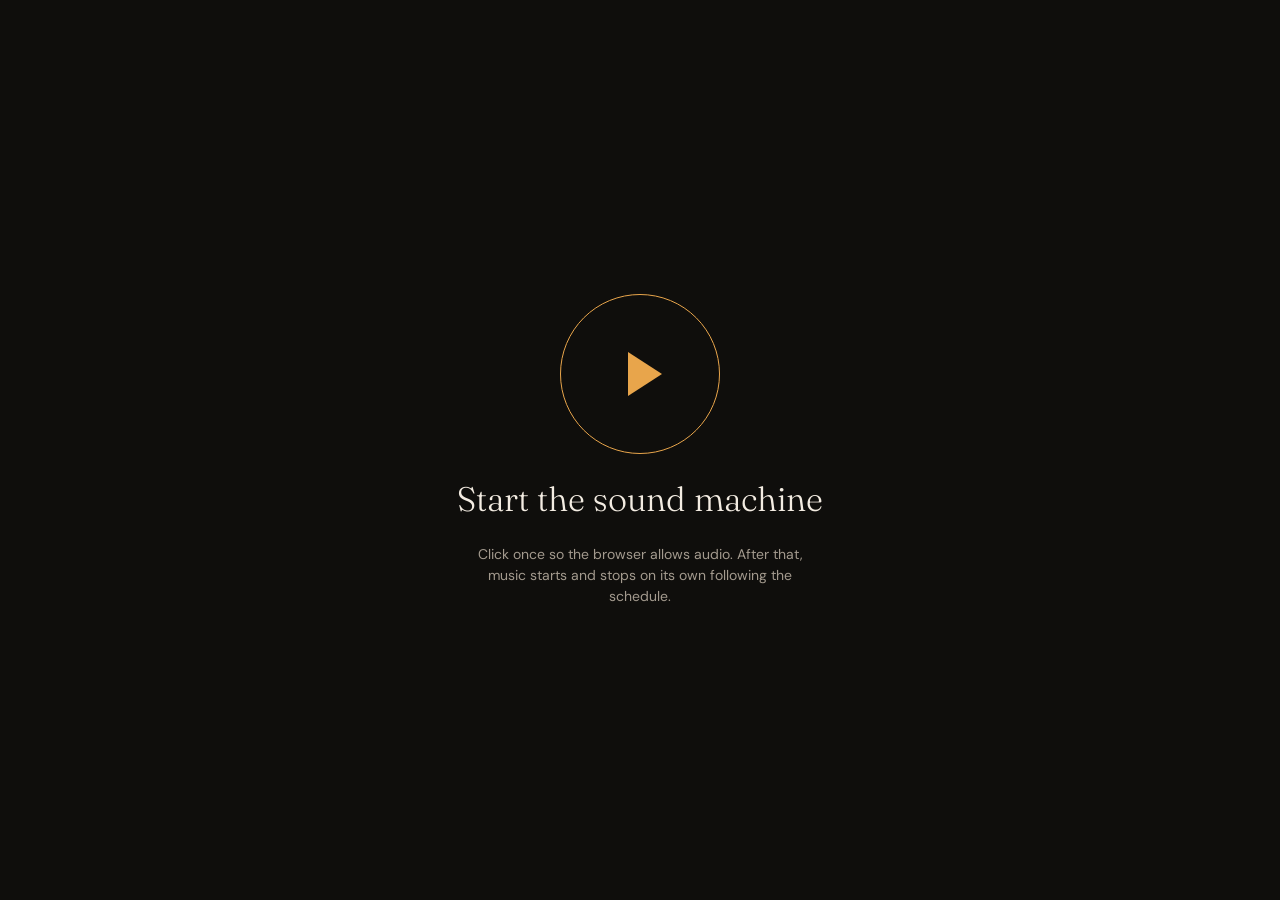
<file: site/musicif/player.html>
<!doctype html>
<html lang="en-GB">
<head>
<meta charset="utf-8">
<meta name="viewport" content="width=device-width, initial-scale=1">
<meta name="robots" content="noindex">
<title>Sound Machine</title>
<link rel="icon" type="image/png" sizes="32x32" href="/favicon-32.png">
<link rel="icon" type="image/png" sizes="192x192" href="/icon-192.png">
<link rel="apple-touch-icon" href="/apple-touch-icon.png">
<link rel="preconnect" href="https://fonts.googleapis.com">
<link rel="preconnect" href="https://fonts.gstatic.com" crossorigin>
<link href="https://fonts.googleapis.com/css2?family=Fraunces:opsz,wght@9..144,300;9..144,500&family=IBM+Plex+Mono:wght@400;500&family=DM+Sans:wght@400;500;700&display=swap" rel="stylesheet">
<style>
  :root {
    --bg: #0f0e0c; --ink: #f3ece2; --dim: #a39a8e; --faint: #4a443d; --line: #2a2622;
    --accent: #e8a54b; --ok: #7cc49a; --bad: #e46a5e;
  }
  * { box-sizing: border-box; margin: 0; }
  html, body { height: 100%; background: var(--bg); color: var(--ink); font-family: 'DM Sans', system-ui, sans-serif; overflow: hidden; }
  body { cursor: none; }
  body.mouse { cursor: default; }

  #bg { position: fixed; inset: -10%; background-size: cover; background-position: center; filter: blur(80px) saturate(1.3) brightness(.35); opacity: 0; transition: opacity 2s, background-image 2s; }
  #bg.on { opacity: 1; }
  #grain { position: fixed; inset: 0; background: radial-gradient(ellipse at 30% 40%, transparent 0%, rgba(15,14,12,.7) 70%); pointer-events: none; }

  .wrap { position: relative; height: 100%; display: grid; grid-template-rows: auto 1fr auto; padding: clamp(20px, 4vh, 48px) clamp(20px, 5vw, 72px); gap: 3vh; }

  header { display: flex; justify-content: space-between; align-items: flex-start; }
  .brand { display: flex; align-items: center; gap: 12px; font-size: 13px; letter-spacing: .22em; text-transform: uppercase; color: var(--dim); }
  .dot { width: 8px; height: 8px; border-radius: 50%; background: var(--faint); }
  .dot.ok { background: var(--ok); box-shadow: 0 0 12px var(--ok); }
  .dot.bad { background: var(--bad); }
  .clock { text-align: right; }
  .clock .t { font-family: 'IBM Plex Mono', monospace; font-size: clamp(32px, 5vw, 64px); font-weight: 400; letter-spacing: -.02em; line-height: 1; }
  .clock .d { color: var(--dim); font-size: 14px; margin-top: 6px; letter-spacing: .06em; }

  main { display: grid; grid-template-columns: auto 1fr; gap: clamp(24px, 5vw, 80px); align-items: center; min-height: 0; }
  .art { width: min(42vh, 36vw); aspect-ratio: 1; border-radius: 6px; background: #1b1916 center/cover; box-shadow: 0 30px 80px rgba(0,0,0,.6); position: relative; overflow: hidden; }
  .art.empty::after { content: ''; position: absolute; inset: 30%; border-radius: 50%; border: 1px solid var(--faint); box-shadow: 0 0 0 20px #1b1916, 0 0 0 21px var(--faint); }
  .meta { min-width: 0; }
  .mode { display: inline-flex; align-items: center; gap: 10px; font-size: 13px; letter-spacing: .2em; text-transform: uppercase; color: var(--accent); margin-bottom: 2.5vh; }
  .mode i { width: 28px; height: 2px; background: currentColor; display: inline-block; }
  .title { font-family: 'Fraunces', serif; font-weight: 300; font-size: clamp(36px, 6.5vw, 104px); line-height: .98; letter-spacing: -.025em; overflow-wrap: anywhere; display: -webkit-box; -webkit-line-clamp: 3; -webkit-box-orient: vertical; overflow: hidden; }
  .artist { font-size: clamp(16px, 1.8vw, 26px); color: var(--dim); margin-top: 2vh; white-space: nowrap; overflow: hidden; text-overflow: ellipsis; }
  .prog { margin-top: 4vh; display: flex; align-items: center; gap: 14px; font-family: 'IBM Plex Mono', monospace; font-size: 12px; color: var(--dim); max-width: 640px; }
  .bar { flex: 1; height: 2px; background: var(--line); position: relative; }
  .bar b { position: absolute; inset: 0 auto 0 0; background: var(--ink); width: 0; }

  footer { display: grid; gap: 14px; }
  .next { display: flex; justify-content: space-between; font-size: 14px; color: var(--dim); gap: 20px; }
  .next strong { color: var(--ink); font-weight: 500; }
  .ribbon { position: relative; height: 34px; border-top: 1px solid var(--line); }
  .ribbon .blk { position: absolute; top: 8px; height: 10px; border-radius: 2px; opacity: .85; }
  .ribbon .lbl { position: absolute; top: 22px; font-size: 10px; color: var(--dim); white-space: nowrap; letter-spacing: .04em; }
  .ribbon .now { position: absolute; top: 0; bottom: 0; width: 1px; background: var(--ink); }
  .ribbon .now::before { content: ''; position: absolute; top: -4px; left: -3px; width: 7px; height: 7px; border-radius: 50%; background: var(--ink); }
  .ribbon .tick { position: absolute; top: -1px; height: 5px; width: 1px; background: var(--faint); }

  .ctl { position: fixed; right: 24px; bottom: 90px; display: flex; gap: 8px; opacity: 0; transition: opacity .3s; }
  body.mouse .ctl { opacity: 1; }
  .ctl button { width: 46px; height: 46px; border-radius: 50%; border: 1px solid var(--faint); background: rgba(15,14,12,.6); color: var(--ink); font-size: 16px; cursor: pointer; }
  .ctl button:hover { border-color: var(--ink); }

  .err { position: fixed; left: 50%; transform: translateX(-50%); top: 16px; background: rgba(228,106,94,.15); border: 1px solid var(--bad); color: #ffd9d4; padding: 8px 16px; border-radius: 6px; font-size: 13px; display: none; max-width: 90vw; }
  .err.on { display: block; }

  #start { position: fixed; inset: 0; background: var(--bg); display: grid; place-items: center; z-index: 10; cursor: default; }
  #start button { background: none; border: 0; color: var(--ink); cursor: pointer; display: grid; justify-items: center; gap: 24px; font: inherit; }
  #start .ring { width: 160px; height: 160px; border-radius: 50%; border: 1px solid var(--accent); display: grid; place-items: center; animation: pulse 2.4s ease-in-out infinite; }
  #start .ring::after { content: ''; border-left: 34px solid var(--accent); border-top: 22px solid transparent; border-bottom: 22px solid transparent; margin-left: 10px; }
  #start .h { font-family: 'Fraunces', serif; font-size: 34px; font-weight: 300; }
  #start .s { color: var(--dim); font-size: 14px; max-width: 360px; text-align: center; line-height: 1.5; }
  @keyframes pulse { 50% { box-shadow: 0 0 0 18px rgba(232,165,75,.08); } }

  @media (max-width: 700px), (max-aspect-ratio: 1/1) {
    main { grid-template-columns: 1fr; justify-items: start; }
    .art { width: min(40vh, 60vw); }
  }
</style>
</head>
<body>
<div id="bg"></div><div id="grain"></div>
<div class="err" id="err"></div>

<div class="wrap">
  <header>
    <div class="brand"><span class="dot" id="dot"></span><span id="devname">Sound Machine</span></div>
    <div class="clock"><div class="t" id="clock">--:--</div><div class="d" id="date"></div></div>
  </header>
  <main>
    <div class="art empty" id="art"></div>
    <div class="meta">
      <div class="mode" id="mode"><i></i><span id="modeText">Starting…</span></div>
      <div class="title" id="title">Silence</div>
      <div class="artist" id="artist">&nbsp;</div>
      <div class="prog"><span id="pos">0:00</span><div class="bar"><b id="bar"></b></div><span id="dur">0:00</span></div>
    </div>
  </main>
  <footer>
    <div class="next"><span id="nextText"></span><span id="status"></span></div>
    <div class="ribbon" id="ribbon"></div>
  </footer>
</div>

<div class="ctl">
  <button id="bPrev" title="Previous">⏮</button>
  <button id="bPlay" title="Play / pause">⏯</button>
  <button id="bNext" title="Next">⏭</button>
</div>

<div id="start">
  <button id="startBtn">
    <span class="ring"></span>
    <span class="h">Start the sound machine</span>
    <span class="s">Click once so the browser allows audio. After that, music starts and stops on its own following the schedule.</span>
  </button>
</div>

<script src="shared.js"></script>
<script>
(() => {
  const $ = id => document.getElementById(id);
  const qs = new URLSearchParams(location.search);
  let KEY = qs.get('key');
  try { if (KEY) localStorage.setItem('sm_key', KEY); else KEY = localStorage.getItem('sm_key'); } catch (e) {}
  const AUTOSTART = qs.get('autostart') === '1';

  let cfg = null, player = null, deviceId = null, sdkReady = false, started = false;
  let token = null, tokenExp = 0;
  let appliedKey = null, applying = false, fading = false;
  let baseVol = 0.6, lastError = '', modeLabel = 'Starting…', modeColor = '#e8a54b';
  let st = null, stAt = 0; // last SDK state + time received

  const showErr = msg => { lastError = msg || ''; $('err').textContent = msg; $('err').classList.toggle('on', !!msg); };

  /* ---------- server API ---------- */
  async function api(action, body) {
    const r = await fetch('api.php?action=' + action, {
      method: body ? 'POST' : 'GET',
      headers: Object.assign({ 'X-Player-Key': KEY || '' }, body ? { 'Content-Type': 'application/json', 'X-SM': '1' } : {}),
      body: body ? JSON.stringify(body) : undefined, cache: 'no-store'
    });
    const j = await r.json().catch(() => ({}));
    if (!r.ok) throw new Error(j.error || 'Server error ' + r.status);
    return j;
  }
  async function getToken(force) {
    if (!force && token && tokenExp * 1000 > Date.now() + 120000) return token;
    const j = await api('token'); token = j.access_token; tokenExp = j.expires_at; return token;
  }
  /* ---------- Spotify Web API (from the browser) ---------- */
  async function sp(method, path, body) {
    for (let i = 0; i < 2; i++) {
      const t = await getToken(i > 0);
      const r = await fetch('https://api.spotify.com/v1' + path, {
        method, headers: Object.assign({ Authorization: 'Bearer ' + t }, body ? { 'Content-Type': 'application/json' } : {}),
        body: body ? JSON.stringify(body) : undefined
      });
      if (r.status === 401 && i === 0) continue;
      if (r.ok || r.status === 204) return;
      let m = ''; try { m = (await r.json()).error.message; } catch (e) {}
      throw new Error(m || 'Spotify error ' + r.status);
    }
  }

  /* ---------- volume fades ---------- */
  async function fade(to, ms) {
    if (!player) return;
    fading = true;
    try {
      const from = await player.getVolume(), steps = Math.max(1, Math.round(ms / 100));
      for (let i = 1; i <= steps; i++) { await player.setVolume(from + (to - from) * (i / steps)); await SM.sleep(100); }
    } finally { fading = false; }
  }

  /* ---------- what should be playing right now? ---------- */
  function desired() {
    const nowS = Date.now() / 1000, z = SM.zonedNow(cfg.timezone);
    const o = cfg.override;
    if (o && o.until > nowS) {
      return o.action === 'stop'
        ? { key: `ov:${o.id}:${cfg.nonce}`, type: 'stop', label: 'Paused from admin', color: '#a39a8e' }
        : { key: `ov:${o.id}:${cfg.nonce}`, type: 'play', uri: o.uri, shuffle: o.shuffle, tracks: o.tracks, volume: o.volume, label: o.name + ' · manual', color: '#e8a54b' };
    }
    const s = SM.activeSlot(cfg.slots, z.dow, z.min);
    if (s) return { key: `s:${s.id}:${s.uri}:${s.start}-${s.end}:${s.volume}:${z.date}:${cfg.nonce}`, type: 'play', uri: s.uri, shuffle: s.shuffle, tracks: s.tracks, volume: s.volume, label: s.name, color: s.color };
    return { key: `idle:${cfg.nonce}`, type: 'stop', label: 'Off schedule', color: '#a39a8e' };
  }

  async function apply(d) {
    const state = await player.getCurrentState();
    const paused = !state || state.paused;
    const ctx = state && state.context && state.context.uri;

    if (d.type === 'stop') {
      if (!paused) {
        const v = await player.getVolume(); if (v > 0.02) baseVol = v;
        await fade(0, 3000); await player.pause(); await player.setVolume(baseVol);
      }
      return;
    }
    const target = d.volume != null ? d.volume / 100 : baseVol;
    if (ctx === d.uri && !paused) { // already playing the right thing
      if (d.volume != null) await fade(target, 1500);
      return;
    }
    if (!paused) { const v = await player.getVolume(); if (v > 0.02) baseVol = v; await fade(0, 2500); }
    else await player.setVolume(0);

    const body = { context_uri: d.uri };
    if (d.shuffle && d.tracks > 1 && d.uri.startsWith('spotify:playlist:')) body.offset = { position: Math.floor(Math.random() * d.tracks) };
    try { await sp('PUT', `/me/player/play?device_id=${deviceId}`, body); }
    catch (e) { if (!body.offset) throw e; delete body.offset; await sp('PUT', `/me/player/play?device_id=${deviceId}`, body); }
    sp('PUT', `/me/player/shuffle?state=${d.shuffle ? 'true' : 'false'}&device_id=${deviceId}`).catch(() => {});
    await SM.sleep(700);
    await fade(target, 3500);
    if (d.volume == null) baseVol = target;
  }

  async function tick() {
    try { cfg = await api('config'); }
    catch (e) { showErr('Server: ' + e.message); setDot('bad'); return; }
    if (!cfg.connected) { showErr('Spotify is not connected — open the admin page → Setup → Connect Spotify'); setDot('bad'); return; }
    renderSchedule();
    if (!deviceId || applying) return;
    const d = desired();
    modeLabel = d.label; modeColor = d.color || '#e8a54b';
    if (d.key === appliedKey) return;
    applying = true;
    try { await apply(d); appliedKey = d.key; showErr(''); }
    catch (e) { showErr('Could not apply schedule: ' + e.message + ' (retrying)'); }
    finally { applying = false; render(); }
  }

  function heartbeat() {
    if (!KEY) return;
    api('heartbeat', { deviceId, mode: modeLabel, error: lastError }).catch(() => {});
  }

  /* ---------- Spotify Web Playback SDK ---------- */
  function initPlayer() {
    if (player || !sdkReady || !cfg) return;
    player = new Spotify.Player({
      name: cfg.deviceName || 'Sound Machine',
      getOAuthToken: cb => getToken(true).then(cb).catch(e => showErr(e.message)),
      volume: baseVol,
    });
    player.addListener('ready', ({ device_id }) => { deviceId = device_id; appliedKey = null; setDot('ok'); heartbeat(); tick(); });
    player.addListener('not_ready', () => { deviceId = null; setDot('bad'); showErr('Spotify player went offline — reconnecting…'); setTimeout(() => player.connect(), 3000); });
    player.addListener('player_state_changed', s => { st = s; stAt = performance.now(); render(); });
    player.addListener('initialization_error', ({ message }) => showErr('This browser cannot play Spotify: ' + message));
    player.addListener('authentication_error', ({ message }) => { showErr('Spotify login problem: ' + message); token = null; });
    player.addListener('account_error', () => showErr('Spotify Premium is required for web playback.'));
    player.addListener('playback_error', ({ message }) => showErr('Playback error: ' + message));
    player.connect();
  }
  window.onSpotifyWebPlaybackSDKReady = () => { sdkReady = true; if (started) initPlayer(); };

  async function preload() {
    if (!KEY) { showErr('Missing player key — open this page as player.html?key=YOUR_PLAYER_KEY'); return; }
    try { cfg = await api('config'); $('devname').textContent = cfg.deviceName; renderSchedule(); if (started) initPlayer(); }
    catch (e) { showErr('Server: ' + e.message); setTimeout(preload, 10000); }
  }
  function start() {
    if (started) return;
    started = true;
    $('start').style.display = 'none';
    if (window.Spotify && window.Spotify.Player) sdkReady = true;
    initPlayer();
    // must run synchronously inside the click so the browser unlocks audio
    if (player && player.activateElement) player.activateElement();
    if (navigator.wakeLock) navigator.wakeLock.request('screen').catch(() => {});
  }
  $('startBtn').addEventListener('click', start);
  preload();

  /* ---------- rendering ---------- */
  function setDot(c) { $('dot').className = 'dot ' + c; }

  function render() {
    const tr = st && st.track_window && st.track_window.current_track;
    const playing = st && !st.paused;
    $('modeText').textContent = playing || modeLabel !== 'Off schedule' ? modeLabel : 'Off schedule';
    $('mode').style.color = modeColor;
    if (tr && playing) {
      $('title').textContent = tr.name;
      $('artist').textContent = tr.artists.map(a => a.name).join(', ');
      const img = (tr.album.images.slice().sort((a, b) => (b.width || 0) - (a.width || 0))[0] || {}).url;
      if (img) { $('art').style.backgroundImage = `url("${img}")`; $('art').classList.remove('empty'); $('bg').style.backgroundImage = `url("${img}")`; $('bg').classList.add('on'); }
    } else {
      $('title').textContent = tr && st.paused ? 'Paused' : 'Silence';
      $('artist').textContent = tr && st.paused ? tr.name + ' — ' + tr.artists.map(a => a.name).join(', ') : ' ';
      $('art').classList.add('empty'); $('art').style.backgroundImage = ''; $('bg').classList.remove('on');
    }
    $('status').textContent = deviceId ? '' : (started ? 'Connecting to Spotify…' : '');
  }

  function renderProgress() {
    if (!st || !st.track_window.current_track) { $('bar').style.width = '0'; $('pos').textContent = $('dur').textContent = '0:00'; return; }
    const pos = Math.min(st.duration, st.position + (st.paused ? 0 : performance.now() - stAt));
    $('bar').style.width = (100 * pos / st.duration) + '%';
    $('pos').textContent = SM.mmss(pos); $('dur').textContent = SM.mmss(st.duration);
  }

  function renderSchedule() {
    if (!cfg) return;
    const z = SM.zonedNow(cfg.timezone);
    // ribbon: today's slots between 06:00 and 22:00 (stretches if slots fall outside)
    const today = (cfg.slots || []).filter(s => s.enabled !== false && s.days.includes(z.dow));
    let a = 6 * 60, b = 22 * 60;
    today.forEach(s => { a = Math.min(a, SM.hm(s.start)); b = Math.max(b, SM.hm(s.end)); });
    a = Math.min(a, z.min); b = Math.max(b, z.min + 1);
    const x = m => ((m - a) / (b - a) * 100).toFixed(3) + '%';
    let h = '';
    for (let t = Math.ceil(a / 60) * 60; t <= b; t += 60) h += `<span class="tick" style="left:${x(t)}"></span>`;
    today.forEach(s => {
      h += `<span class="blk" style="left:${x(SM.hm(s.start))};width:calc(${x(SM.hm(s.end))} - ${x(SM.hm(s.start))});background:${s.color}"></span>`;
      h += `<span class="lbl" style="left:${x(SM.hm(s.start))}">${SM.esc(s.start)} ${SM.esc(s.name)}</span>`;
    });
    h += `<span class="now" style="left:${x(z.min + z.sec / 60)}"></span>`;
    $('ribbon').innerHTML = h;

    const nc = SM.nextChange(cfg.slots, z.dow, z.min);
    const o = cfg.override && cfg.override.until > Date.now() / 1000 ? cfg.override : null;
    let txt = '';
    if (o) txt = `Manual until <strong>${SM.esc(new Intl.DateTimeFormat('en-GB', { timeZone: cfg.timezone, hour: '2-digit', minute: '2-digit', hourCycle: 'h23' }).format(o.until * 1000))}</strong>, then back to schedule`;
    else if (nc) {
      const when = (nc.inDays === 0 ? '' : nc.inDays === 1 ? 'tomorrow ' : SM.DAYS[nc.dow] + ' ') + SM.fmt(nc.min);
      txt = nc.slot ? `Next: <strong>${SM.esc(nc.slot.name)}</strong> at ${when}` : `Music stops at <strong>${when}</strong>`;
    } else txt = (cfg.slots || []).length ? '' : 'No schedule yet — add modes on the admin page';
    $('nextText').innerHTML = txt;
  }

  function renderClock() {
    const tz = (cfg && cfg.timezone) || undefined;
    const now = new Date();
    $('clock').textContent = new Intl.DateTimeFormat('en-GB', { timeZone: tz, hour: '2-digit', minute: '2-digit', hourCycle: 'h23' }).format(now);
    $('date').textContent = new Intl.DateTimeFormat('en-GB', { timeZone: tz, weekday: 'long', day: 'numeric', month: 'long' }).format(now);
  }

  /* ---------- local controls (mouse) ---------- */
  let mouseT;
  document.addEventListener('mousemove', () => { document.body.classList.add('mouse'); clearTimeout(mouseT); mouseT = setTimeout(() => document.body.classList.remove('mouse'), 2500); });
  $('bPlay').onclick = () => player && player.togglePlay();
  $('bNext').onclick = () => player && player.nextTrack();
  $('bPrev').onclick = () => player && player.previousTrack();

  /* ---------- loops ---------- */
  setInterval(renderClock, 1000); renderClock();
  setInterval(renderProgress, 500);
  setInterval(() => { if (started) tick(); }, 10000);
  setInterval(() => { if (started) heartbeat(); }, 15000);
  setInterval(() => { if (cfg) renderSchedule(); }, 30000);
  // Unattended kiosk: refresh the page once a night to keep things fresh
  setInterval(() => {
    if (!AUTOSTART || !cfg) return;
    const z = SM.zonedNow(cfg.timezone);
    if (z.hhmm === '04:00' && !(st && !st.paused)) location.reload();
  }, 30000);
  document.addEventListener('visibilitychange', () => { if (document.visibilityState === 'visible') navigator.wakeLock && navigator.wakeLock.request('screen').catch(() => {}); });

  if (AUTOSTART) start(); // needs Chrome started with --autoplay-policy=no-user-gesture-required
})();
</script>
<script src="https://sdk.scdn.co/spotify-player.js"></script>
</body>
</html>
</file>
